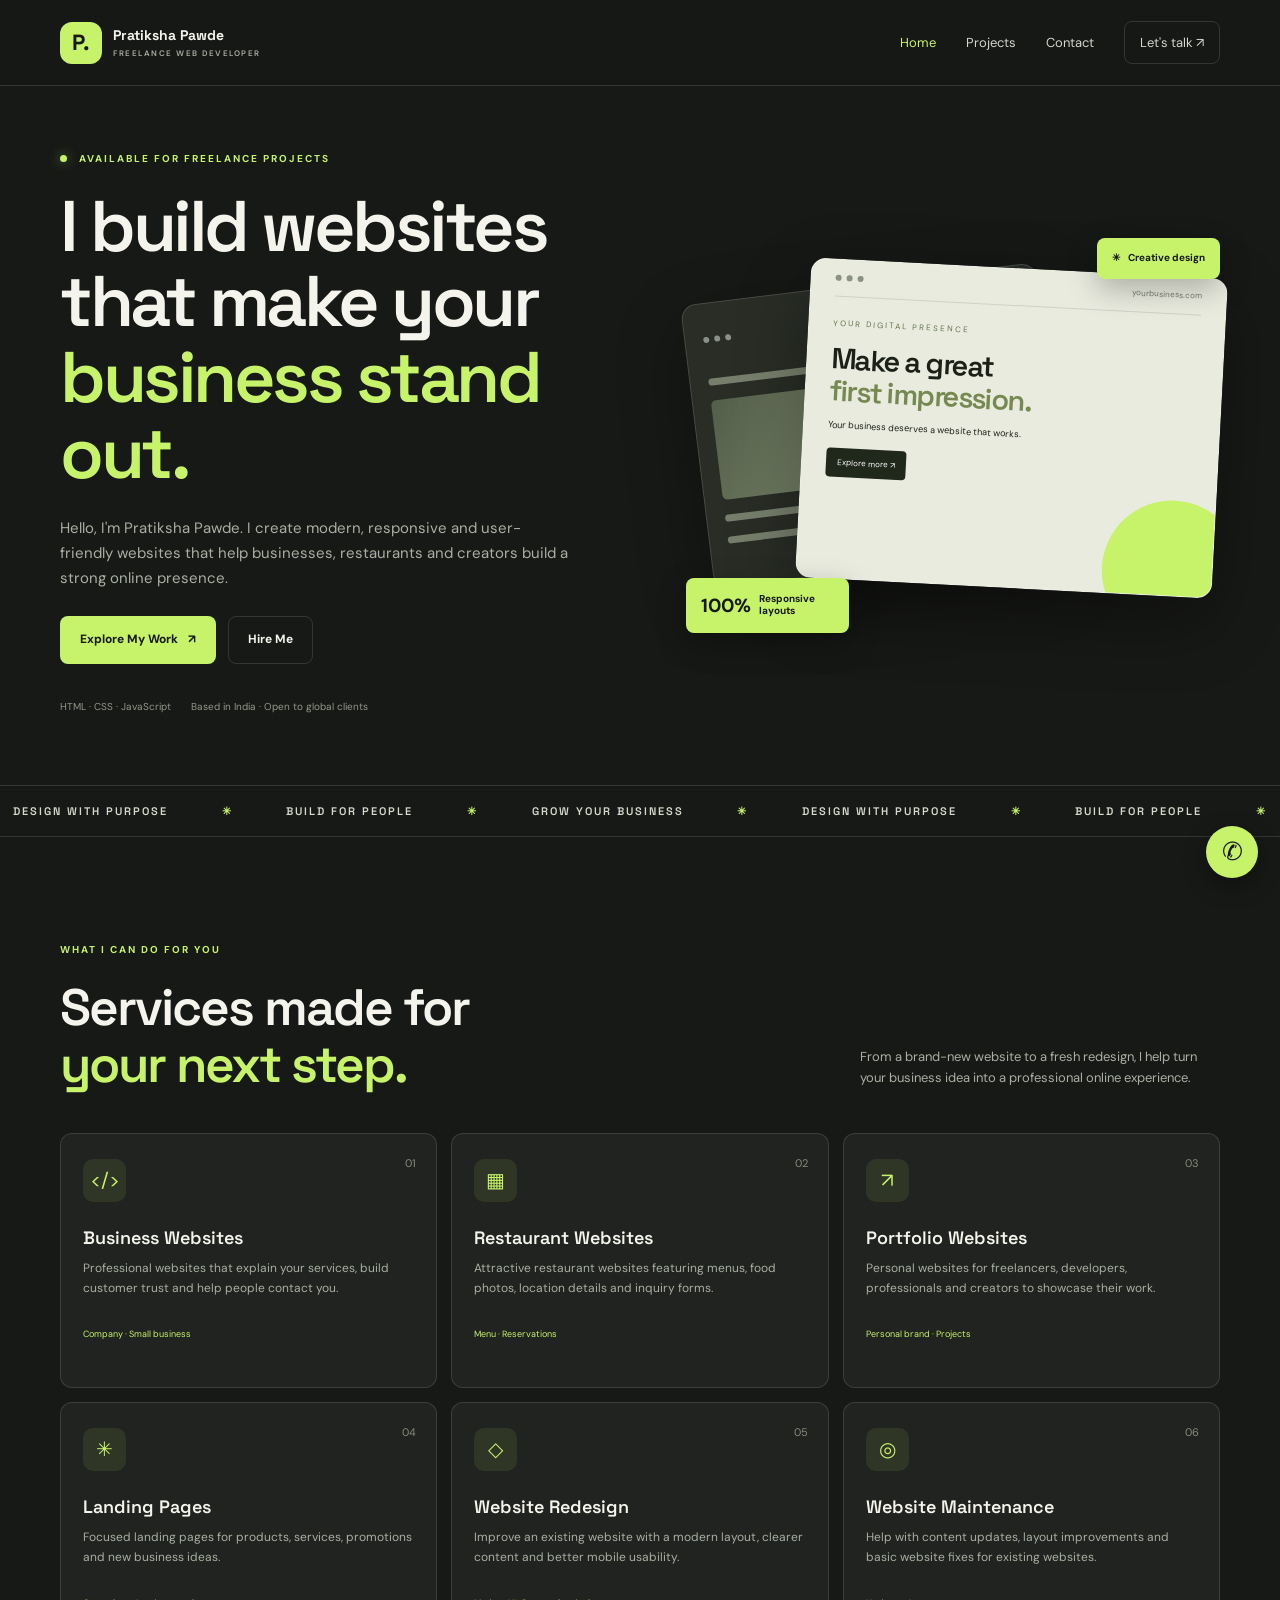
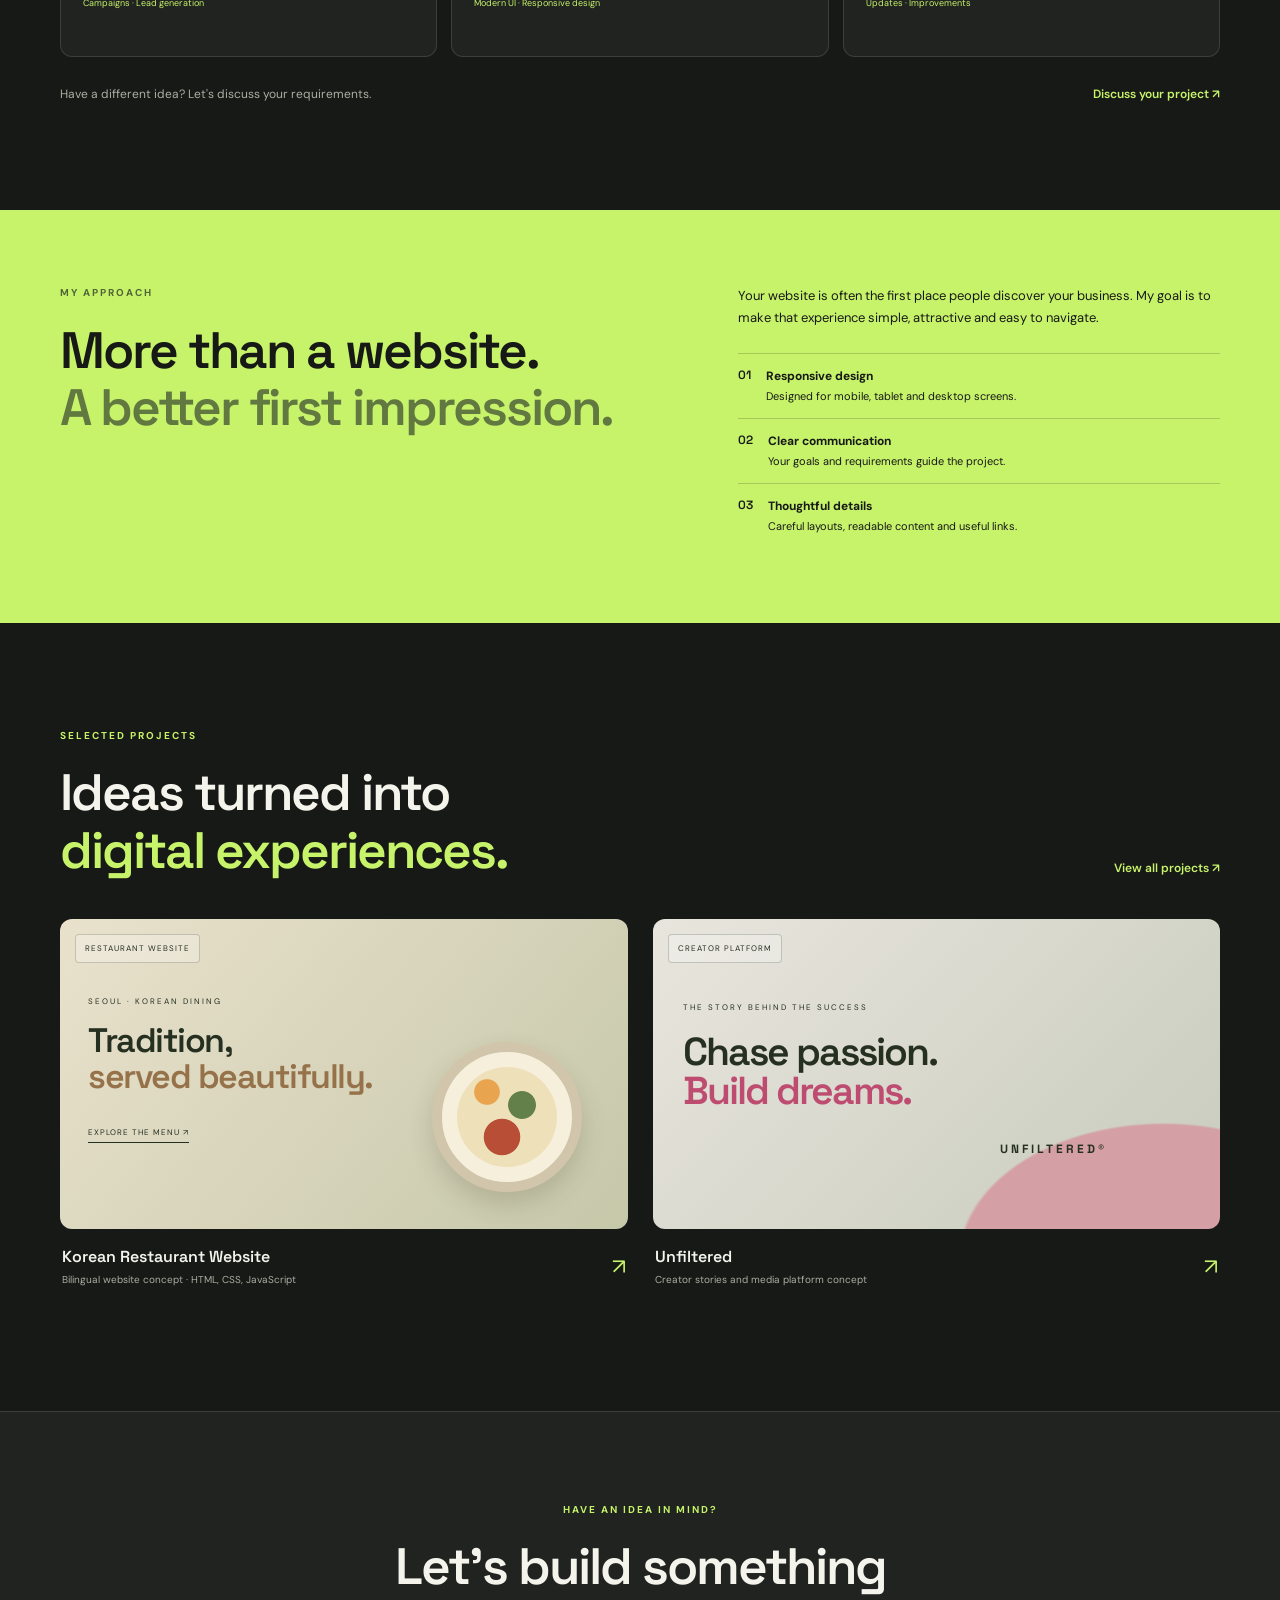
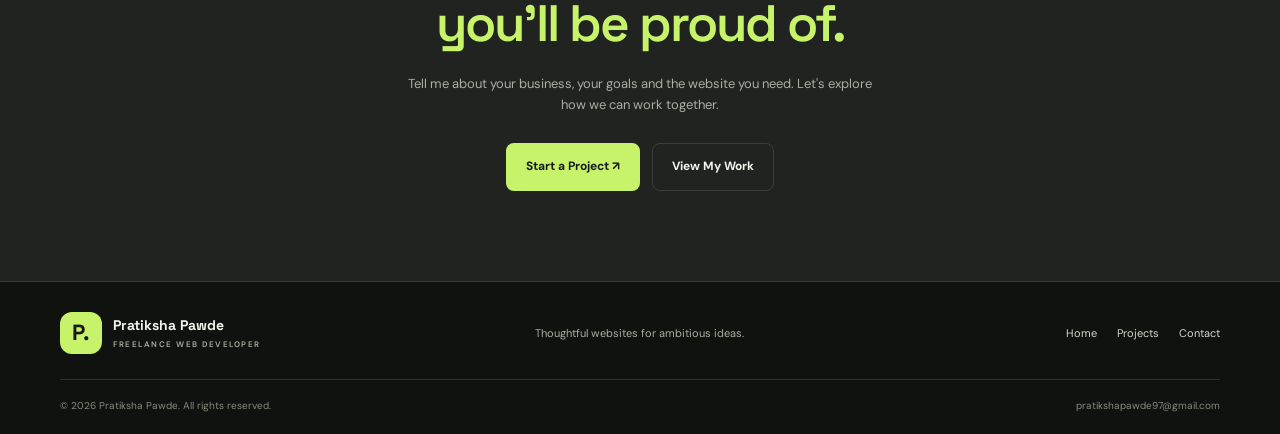
<file: index.html>
<!DOCTYPE html>
<html lang="en">
<head>
    <meta charset="UTF-8">
    <meta name="viewport" content="width=device-width, initial-scale=1.0">
    <meta name="theme-color" content="#171916">
    <meta name="description" content="Pratiksha Pawde is a freelance web developer creating modern, responsive websites for businesses, restaurants and creators.">

    <title>Pratiksha Pawde | Freelance Web Developer</title>

    <link rel="preconnect" href="https://fonts.googleapis.com">
    <link href="https://fonts.googleapis.com/css2?family=DM+Sans:wght@400;500;600;700&family=Space+Grotesk:wght@400;500;600;700&display=swap" rel="stylesheet">

    <link rel="stylesheet" href="css/index.css" type="text/css">
    <script src="css/js/index.js" defer></script>
</head>

<body>

    <!-- HEADER -->
    <header class="header">
        <a href="index.html" class="brand">
            <span class="brand-logo">P.</span>
            <span class="brand-name">
                Pratiksha Pawde
                <small>FREELANCE WEB DEVELOPER</small>
            </span>
        </a>

        <button class="menu-toggle" aria-label="Open menu" aria-expanded="false">
            ☰
        </button>

        <nav class="navigation" id="navigation">
            <a href="index.html" class="active">Home</a>
            <a href="projects.html">Projects</a>
            <a href="contact.html">Contact</a>
            <a href="contact.html" class="nav-button">Let's talk ↗</a>
        </nav>
    </header>

    <main>

        <!-- HERO SECTION -->
        <section class="hero container">
            <div class="hero-content">
                <p class="eyebrow">
                    <span class="availability-dot"></span>
                    AVAILABLE FOR FREELANCE PROJECTS
                </p>

                <h1>
                    I build websites<br>
                    that make your<br>
                    <span>business stand out.</span>
                </h1>

                <p class="hero-description">
                    Hello, I'm Pratiksha Pawde. I create modern, responsive
                    and user-friendly websites that help businesses,
                    restaurants and creators build a strong online presence.
                </p>

                <div class="hero-buttons">
                    <a href="projects.html" class="button button-primary">
                        Explore My Work <span>↗</span>
                    </a>

                    <a href="contact.html" class="button button-outline">
                        Hire Me
                    </a>
                </div>

                <div class="hero-details">
                    <span>HTML · CSS · JavaScript</span>
                    <span>Based in India · Open to global clients</span>
                </div>
            </div>

            <!-- Decorative website preview built with CSS -->
            <div class="hero-visual">
                <div class="floating-label label-top">
                    <span>✳</span> Creative design
                </div>

                <div class="browser browser-back">
                    <div class="browser-header">
                        <i></i><i></i><i></i>
                    </div>
                    <div class="skeleton short"></div>
                    <div class="skeleton large"></div>
                    <div class="skeleton"></div>
                    <div class="skeleton medium"></div>
                </div>

                <div class="browser browser-front">
                    <div class="browser-header">
                        <i></i><i></i><i></i>
                        <span>yourbusiness.com</span>
                    </div>

                    <p class="preview-label">YOUR DIGITAL PRESENCE</p>

                    <h2>
                        Make a great<br>
                        <span>first impression.</span>
                    </h2>

                    <p class="preview-description">
                        Your business deserves a website that works.
                    </p>

                    <div class="preview-button">Explore more ↗</div>

                    <div class="preview-circle"></div>
                </div>

                <div class="floating-label label-bottom">
                    <strong>100%</strong>
                    <span>Responsive layouts</span>
                </div>
            </div>
        </section>

        <!-- MOVING STYLE TEXT STRIP -->
        <section class="ticker" aria-label="My approach">
            <div class="ticker-track">
                <span>DESIGN WITH PURPOSE</span><b>✳</b>
                <span>BUILD FOR PEOPLE</span><b>✳</b>
                <span>GROW YOUR BUSINESS</span><b>✳</b>
                <span>DESIGN WITH PURPOSE</span><b>✳</b>
                <span>BUILD FOR PEOPLE</span><b>✳</b>
            </div>
        </section>

        <!-- SERVICES -->
        <section class="section container" id="services">
            <div class="section-heading">
                <div>
                    <p class="eyebrow">WHAT I CAN DO FOR YOU</p>
                    <h2>Services made for<br><span>your next step.</span></h2>
                </div>

                <p class="section-intro">
                    From a brand-new website to a fresh redesign, I help turn
                    your business idea into a professional online experience.
                </p>
            </div>

            <div class="services-grid">

                <article class="service-card">
                    <span class="service-number">01</span>
                    <div class="service-icon">&lt;/&gt;</div>
                    <h3>Business Websites</h3>
                    <p>
                        Professional websites that explain your services,
                        build customer trust and help people contact you.
                    </p>
                    <span class="service-tag">Company · Small business</span>
                </article>

                <article class="service-card">
                    <span class="service-number">02</span>
                    <div class="service-icon">▦</div>
                    <h3>Restaurant Websites</h3>
                    <p>
                        Attractive restaurant websites featuring menus,
                        food photos, location details and inquiry forms.
                    </p>
                    <span class="service-tag">Menu · Reservations</span>
                </article>

                <article class="service-card">
                    <span class="service-number">03</span>
                    <div class="service-icon">↗</div>
                    <h3>Portfolio Websites</h3>
                    <p>
                        Personal websites for freelancers, developers,
                        professionals and creators to showcase their work.
                    </p>
                    <span class="service-tag">Personal brand · Projects</span>
                </article>

                <article class="service-card">
                    <span class="service-number">04</span>
                    <div class="service-icon">✳</div>
                    <h3>Landing Pages</h3>
                    <p>
                        Focused landing pages for products, services,
                        promotions and new business ideas.
                    </p>
                    <span class="service-tag">Campaigns · Lead generation</span>
                </article>

                <article class="service-card">
                    <span class="service-number">05</span>
                    <div class="service-icon">◇</div>
                    <h3>Website Redesign</h3>
                    <p>
                        Improve an existing website with a modern layout,
                        clearer content and better mobile usability.
                    </p>
                    <span class="service-tag">Modern UI · Responsive design</span>
                </article>

                <article class="service-card">
                    <span class="service-number">06</span>
                    <div class="service-icon">◎</div>
                    <h3>Website Maintenance</h3>
                    <p>
                        Help with content updates, layout improvements
                        and basic website fixes for existing websites.
                    </p>
                    <span class="service-tag">Updates · Improvements</span>
                </article>

            </div>

            <div class="service-footer">
                <p>Have a different idea? Let's discuss your requirements.</p>
                <a href="contact.html" class="text-link">Discuss your project ↗</a>
            </div>
        </section>

        <!-- WHY WORK WITH ME -->
        <section class="approach-section">
            <div class="container approach-grid">
                <div>
                    <p class="eyebrow">MY APPROACH</p>
                    <h2>More than a website.<br><span>A better first impression.</span></h2>
                </div>

                <div class="approach-content">
                    <p>
                        Your website is often the first place people discover
                        your business. My goal is to make that experience
                        simple, attractive and easy to navigate.
                    </p>

                    <div class="approach-points">
                        <div><span>01</span><p><strong>Responsive design</strong><br>Designed for mobile, tablet and desktop screens.</p></div>
                        <div><span>02</span><p><strong>Clear communication</strong><br>Your goals and requirements guide the project.</p></div>
                        <div><span>03</span><p><strong>Thoughtful details</strong><br>Careful layouts, readable content and useful links.</p></div>
                    </div>
                </div>
            </div>
        </section>

        <!-- FEATURED PROJECTS -->
        <section class="section container">
            <div class="section-heading">
                <div>
                    <p class="eyebrow">SELECTED PROJECTS</p>
                    <h2>Ideas turned into<br><span>digital experiences.</span></h2>
                </div>

                <a href="projects.html" class="text-link desktop-link">
                    View all projects ↗
                </a>
            </div>

            <div class="projects-grid">

                <!-- Project 1 -->
                <article class="project-card">
                    <a href="projects.html" class="project-preview korean-preview">
                        <span class="preview-badge">RESTAURANT WEBSITE</span>

                        <div class="korean-design">
                            <p>SEOUL · KOREAN DINING</p>
                            <h3>Tradition,<br><em>served beautifully.</em></h3>
                            <span>EXPLORE THE MENU ↗</span>
                        </div>

                        <div class="food-decoration">
                            <div></div>
                        </div>
                    </a>

                    <div class="project-info">
                        <div>
                            <h3>Korean Restaurant Website</h3>
                            <p>Bilingual website concept · HTML, CSS, JavaScript</p>
                        </div>
                        <a href="projects.html" aria-label="View restaurant project">↗</a>
                    </div>
                </article>

                <!-- Project 2 -->
                <article class="project-card">
                    <a href="projects.html" class="project-preview unfiltered-preview">
                        <span class="preview-badge">CREATOR PLATFORM</span>

                        <div class="unfiltered-design">
                            <p>THE STORY BEHIND THE SUCCESS</p>
                            <h3>Chase passion.<br><em>Build dreams.</em></h3>
                            <span>UNFILTERED®</span>
                        </div>
                    </a>

                    <div class="project-info">
                        <div>
                            <h3>Unfiltered</h3>
                            <p>Creator stories and media platform concept</p>
                        </div>
                        <a href="projects.html" aria-label="View Unfiltered project">↗</a>
                    </div>
                </article>

            </div>

            <div class="mobile-project-link">
                <a href="projects.html" class="button button-outline">
                    Explore All Projects ↗
                </a>
            </div>
        </section>

        <!-- FINAL CTA -->
        <section class="cta-section">
            <div class="container cta-content">
                <p class="eyebrow">HAVE AN IDEA IN MIND?</p>
                <h2>Let's build something<br><span>you'll be proud of.</span></h2>
                <p>
                    Tell me about your business, your goals and the website
                    you need. Let's explore how we can work together.
                </p>

                <div class="hero-buttons">
                    <a href="contact.html" class="button button-primary">
                        Start a Project ↗
                    </a>

                    <a href="projects.html" class="button button-outline">
                        View My Work
                    </a>
                </div>
            </div>
        </section>

    </main>

    <!-- FOOTER -->
    <footer class="footer">
        <div class="container footer-main">
            <a href="index.html" class="brand">
                <span class="brand-logo">P.</span>
                <span class="brand-name">
                    Pratiksha Pawde
                    <small>FREELANCE WEB DEVELOPER</small>
                </span>
            </a>

            <p>Thoughtful websites for ambitious ideas.</p>

            <div class="footer-links">
                <a href="index.html">Home</a>
                <a href="projects.html">Projects</a>
                <a href="contact.html">Contact</a>
            </div>
        </div>

        <div class="container footer-bottom">
            <p>© <span id="current-year"></span> Pratiksha Pawde. All rights reserved.</p>
            <a href="mailto:pratikshapawde97@gmail.com">pratikshapawde97@gmail.com</a>
        </div>
    </footer>

    <!-- WHATSAPP QUICK CONTACT -->
    <a
        class="whatsapp-float"
        href="https://wa.me/919284027564?text=Hello%20Pratiksha%2C%20I%20am%20interested%20in%20your%20website%20services."
        target="_blank"
        rel="noopener noreferrer"
        aria-label="Contact Pratiksha on WhatsApp"
        title="Chat on WhatsApp"
    >✆</a>

</body>
</html>
</file>
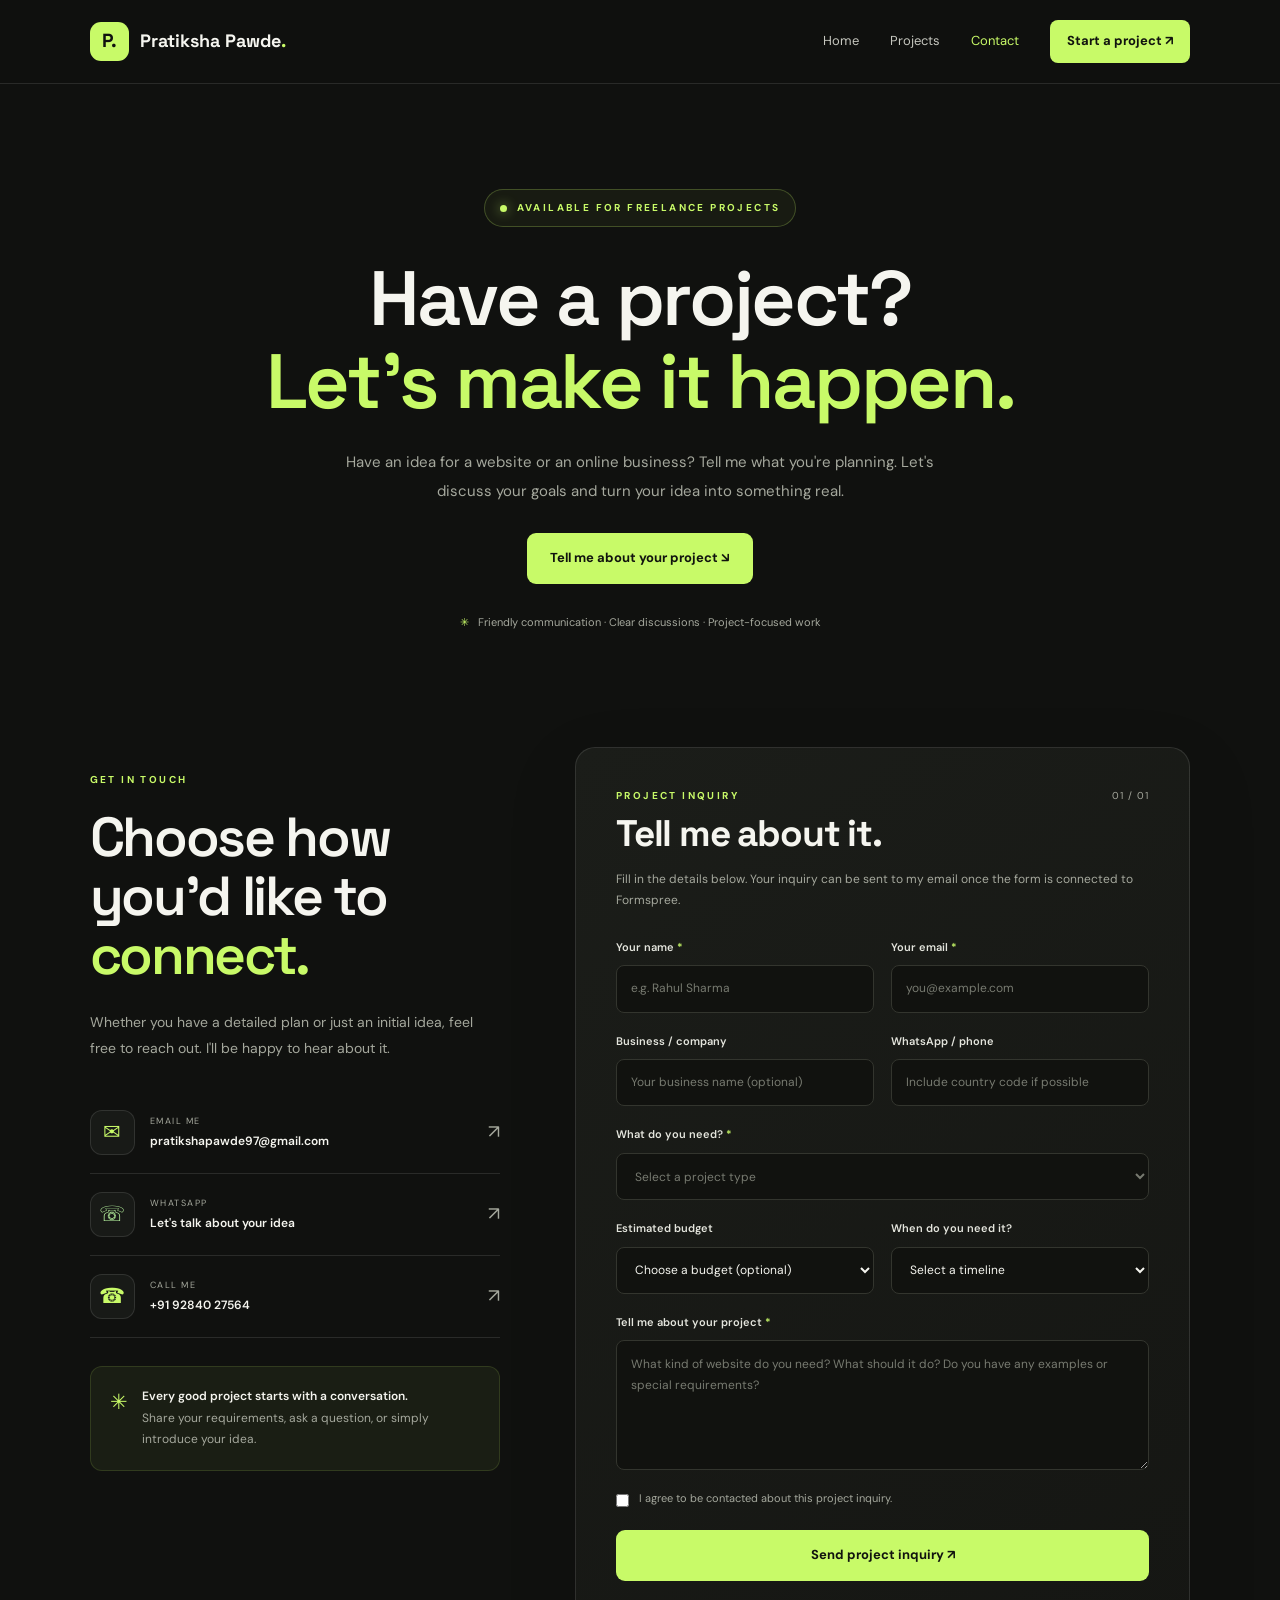
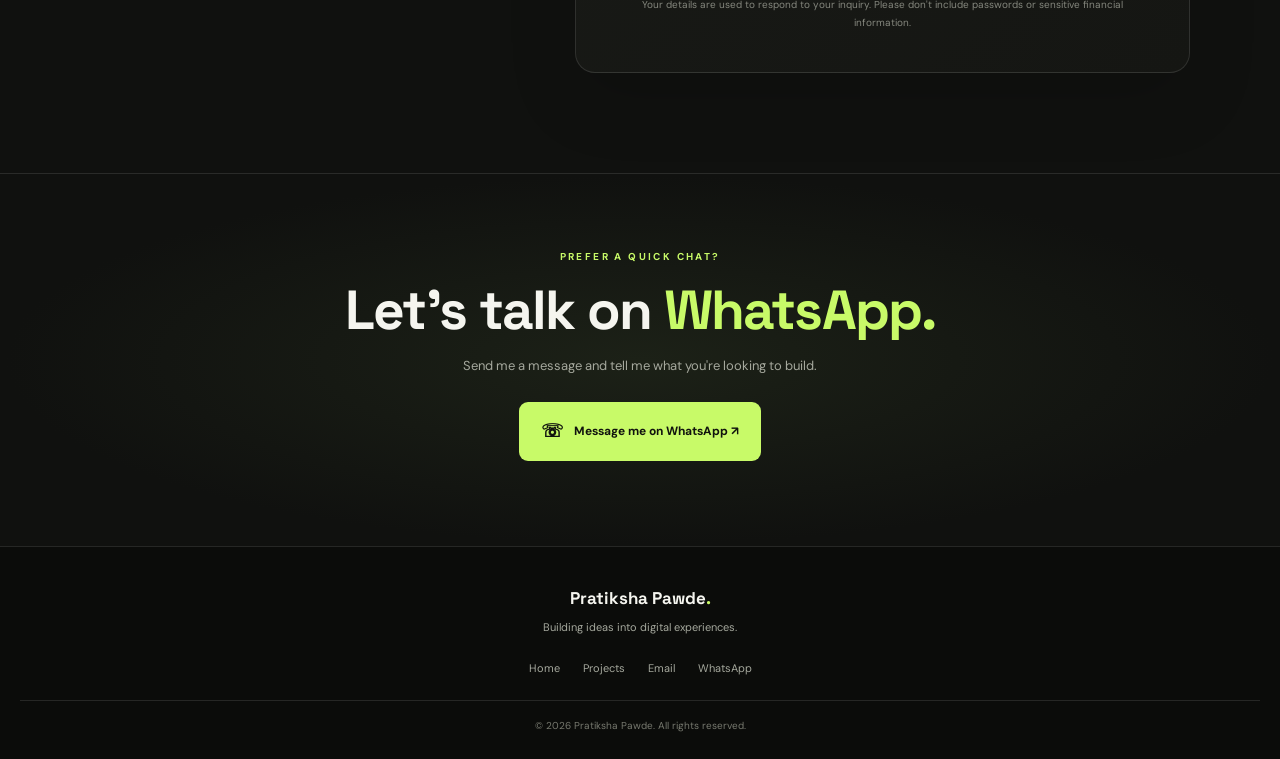
<file: contact.html>
<!DOCTYPE html>
<html lang="en">
<head>
  <meta charset="UTF-8">
  <meta name="viewport" content="width=device-width, initial-scale=1.0">
  <meta name="theme-color" content="#10110f">

  <title>Contact Pratiksha Pawde | Freelance Web Developer</title>
  <meta name="description" content="Contact Pratiksha Pawde for website development, responsive websites, landing pages, and freelance projects.">

  <link rel="preconnect" href="https://fonts.googleapis.com">
  <link rel="preconnect" href="https://fonts.gstatic.com" crossorigin>
  <link href="https://fonts.googleapis.com/css2?family=DM+Sans:wght@400;500;600;700&family=Space+Grotesk:wght@400;500;600;700&display=swap" rel="stylesheet">

  <link rel="stylesheet" href="css/contact.css">
  <script src="css/js/contact.js" defer></script>
</head>

<body>
  <header class="site-header">
    <a href="index.html" class="brand">
      <span class="brand-icon">P.</span>
      <span>Pratiksha Pawde<span class="brand-dot">.</span></span>
    </a>

    <button class="menu-toggle" id="menuToggle"
      aria-label="Open navigation" aria-expanded="false">
      ☰
    </button>

    <nav class="nav-links" id="navLinks">
      <a href="index.html">Home</a>
      <a href="projects.html">Projects</a>
      <a href="contact.html" class="active">Contact</a>
      <a href="#inquiry" class="nav-cta">Start a project ↗</a>
    </nav>
  </header>

  <main>
    <section class="contact-hero">
      <div class="eyebrow"><span class="status-dot"></span> AVAILABLE FOR FREELANCE PROJECTS</div>

      <h1>Have a project?<br><span>Let's make it happen.</span></h1>

      <p class="hero-description">
        Have an idea for a website or an online business? Tell me what
        you're planning. Let's discuss your goals and turn your idea
        into something real.
      </p>

      <a href="#inquiry" class="primary-button">Tell me about your project ↘</a>

      <div class="hero-note">
        <span>✳</span> Friendly communication · Clear discussions · Project-focused work
      </div>
    </section>

    <section class="contact-layout" id="inquiry">
      <div class="contact-sidebar">
        <p class="section-label">GET IN TOUCH</p>
        <h2>Choose how<br>you'd like to<br><span>connect.</span></h2>

        <p class="sidebar-description">
          Whether you have a detailed plan or just an initial idea,
          feel free to reach out. I'll be happy to hear about it.
        </p>

        <a class="contact-method" href="mailto:pratikshapawde020@gmail.com">
          <span class="method-icon">✉</span>
          <span class="method-text">
            <small>EMAIL ME</small>
            <strong>pratikshapawde97@gmail.com</strong>
          </span>
          <span class="method-arrow">↗</span>
        </a>

        <a class="contact-method"
           href="https://wa.me/919284027564?text=Hi%20Pratiksha%2C%20I%20am%20interested%20in%20your%20freelance%20services."
           target="_blank" rel="noopener noreferrer">
          <span class="method-icon whatsapp-icon">☏</span>
          <span class="method-text">
            <small>WHATSAPP</small>
            <strong>Let's talk about your idea</strong>
          </span>
          <span class="method-arrow">↗</span>
        </a>

        <a class="contact-method" href="tel:+919284027564">
          <span class="method-icon">☎</span>
          <span class="method-text">
            <small>CALL ME</small>
            <strong>+91 92840 27564</strong>
          </span>
          <span class="method-arrow">↗</span>
        </a>

        <div class="response-note">
          <span class="note-star">✳</span>
          <p><strong>Every good project starts with a conversation.</strong><br>
          Share your requirements, ask a question, or simply introduce your idea.</p>
        </div>
      </div>

      <div class="form-card">
        <div class="form-heading">
          <div>
            <p class="section-label">PROJECT INQUIRY</p>
            <h2>Tell me about it.</h2>
          </div>
          <span class="form-number">01 / 01</span>
        </div>

        <p class="form-intro">
          Fill in the details below. Your inquiry can be sent to my email
          once the form is connected to Formspree.
        </p>

        <!-- IMPORTANT:
             Replace YOUR_FORM_ID with your real Formspree form ID.
             Example format: https://formspree.io/f/abcdwxyz
        -->
        <form id="projectForm"
              action="https://formspree.io/f/YOUR_FORM_ID"
              method="POST">

          <input type="hidden" name="_subject"
                 value="New freelance project inquiry - Portfolio">

          <div class="form-row">
            <div class="field">
              <label for="name">Your name <span>*</span></label>
              <input type="text" id="name" name="name"
                     placeholder="e.g. Rahul Sharma" required>
            </div>

            <div class="field">
              <label for="email">Your email <span>*</span></label>
              <input type="email" id="email" name="email"
                     placeholder="you@example.com" required>
            </div>
          </div>

          <div class="form-row">
            <div class="field">
              <label for="company">Business / company</label>
              <input type="text" id="company" name="company"
                     placeholder="Your business name (optional)">
            </div>

            <div class="field">
              <label for="phone">WhatsApp / phone</label>
              <input type="tel" id="phone" name="phone"
                     placeholder="Include country code if possible">
            </div>
          </div>

          <div class="field">
            <label for="service">What do you need? <span>*</span></label>
            <select id="service" name="service" required>
              <option value="" disabled selected>Select a project type</option>
              <option value="Business website">Business website</option>
              <option value="Restaurant website">Restaurant website</option>
              <option value="Portfolio website">Personal portfolio website</option>
              <option value="Landing page">Landing page</option>
              <option value="Website redesign">Website redesign</option>
              <option value="E-commerce website">E-commerce website</option>
              <option value="Website maintenance">Website maintenance</option>
              <option value="Other project">Other / not sure yet</option>
            </select>
          </div>

          <div class="form-row">
            <div class="field">
              <label for="budget">Estimated budget</label>
              <select id="budget" name="budget">
                <option value="" selected>Choose a budget (optional)</option>
                <option value="Below ₹5,000">Below ₹5,000</option>
                <option value="₹5,000–₹10,000">₹5,000–₹10,000</option>
                <option value="₹10,000–₹25,000">₹10,000–₹25,000</option>
                <option value="₹25,000–₹50,000">₹25,000–₹50,000</option>
                <option value="Above ₹50,000">Above ₹50,000</option>
                <option value="Need a quote">I'd like a quote first</option>
              </select>
            </div>

            <div class="field">
              <label for="timeline">When do you need it?</label>
              <select id="timeline" name="timeline">
                <option value="" selected>Select a timeline</option>
                <option value="As soon as possible">As soon as possible</option>
                <option value="Within 1–2 weeks">Within 1–2 weeks</option>
                <option value="Within a month">Within a month</option>
                <option value="Flexible">Flexible</option>
              </select>
            </div>
          </div>

          <div class="field">
            <label for="message">Tell me about your project <span>*</span></label>
            <textarea id="message" name="message" rows="5"
              placeholder="What kind of website do you need? What should it do? Do you have any examples or special requirements?"
              required></textarea>
          </div>

          <label class="consent-row">
            <input type="checkbox" id="consent" required>
            <span>I agree to be contacted about this project inquiry.</span>
          </label>

          <button type="submit" class="submit-button" id="submitButton">
            <span id="submitText">Send project inquiry ↗</span>
          </button>

          <p class="privacy-note">
            Your details are used to respond to your inquiry.
            Please don't include passwords or sensitive financial information.
          </p>

          <div id="formStatus" class="form-status" role="status"
               aria-live="polite"></div>
        </form>
      </div>
    </section>

    <section class="bottom-cta">
      <p class="section-label">PREFER A QUICK CHAT?</p>
      <h2>Let's talk on <span>WhatsApp.</span></h2>
      <p>Send me a message and tell me what you're looking to build.</p>
      <a class="whatsapp-button"
         href="https://wa.me/919284027564?text=Hi%20Pratiksha%2C%20I%20want%20to%20discuss%20a%20website%20project."
         target="_blank" rel="noopener noreferrer">
        <span>☏</span> Message me on WhatsApp ↗
      </a>
    </section>
  </main>

  <footer class="site-footer">
    <a href="index.html" class="footer-brand">Pratiksha Pawde<span>.</span></a>
    <p>Building ideas into digital experiences.</p>
    <div class="footer-links">
      <a href="index.html">Home</a>
      <a href="projects.html">Projects</a>
      <a href="mailto:pratikshapawde97@gmail.com">Email</a>
      <a href="https://wa.me/919284027564" target="_blank"
         rel="noopener noreferrer">WhatsApp</a>
    </div>
    <small>© <span id="year"></span> Pratiksha Pawde. All rights reserved.</small>
  </footer>
</body>
</html>
</file>
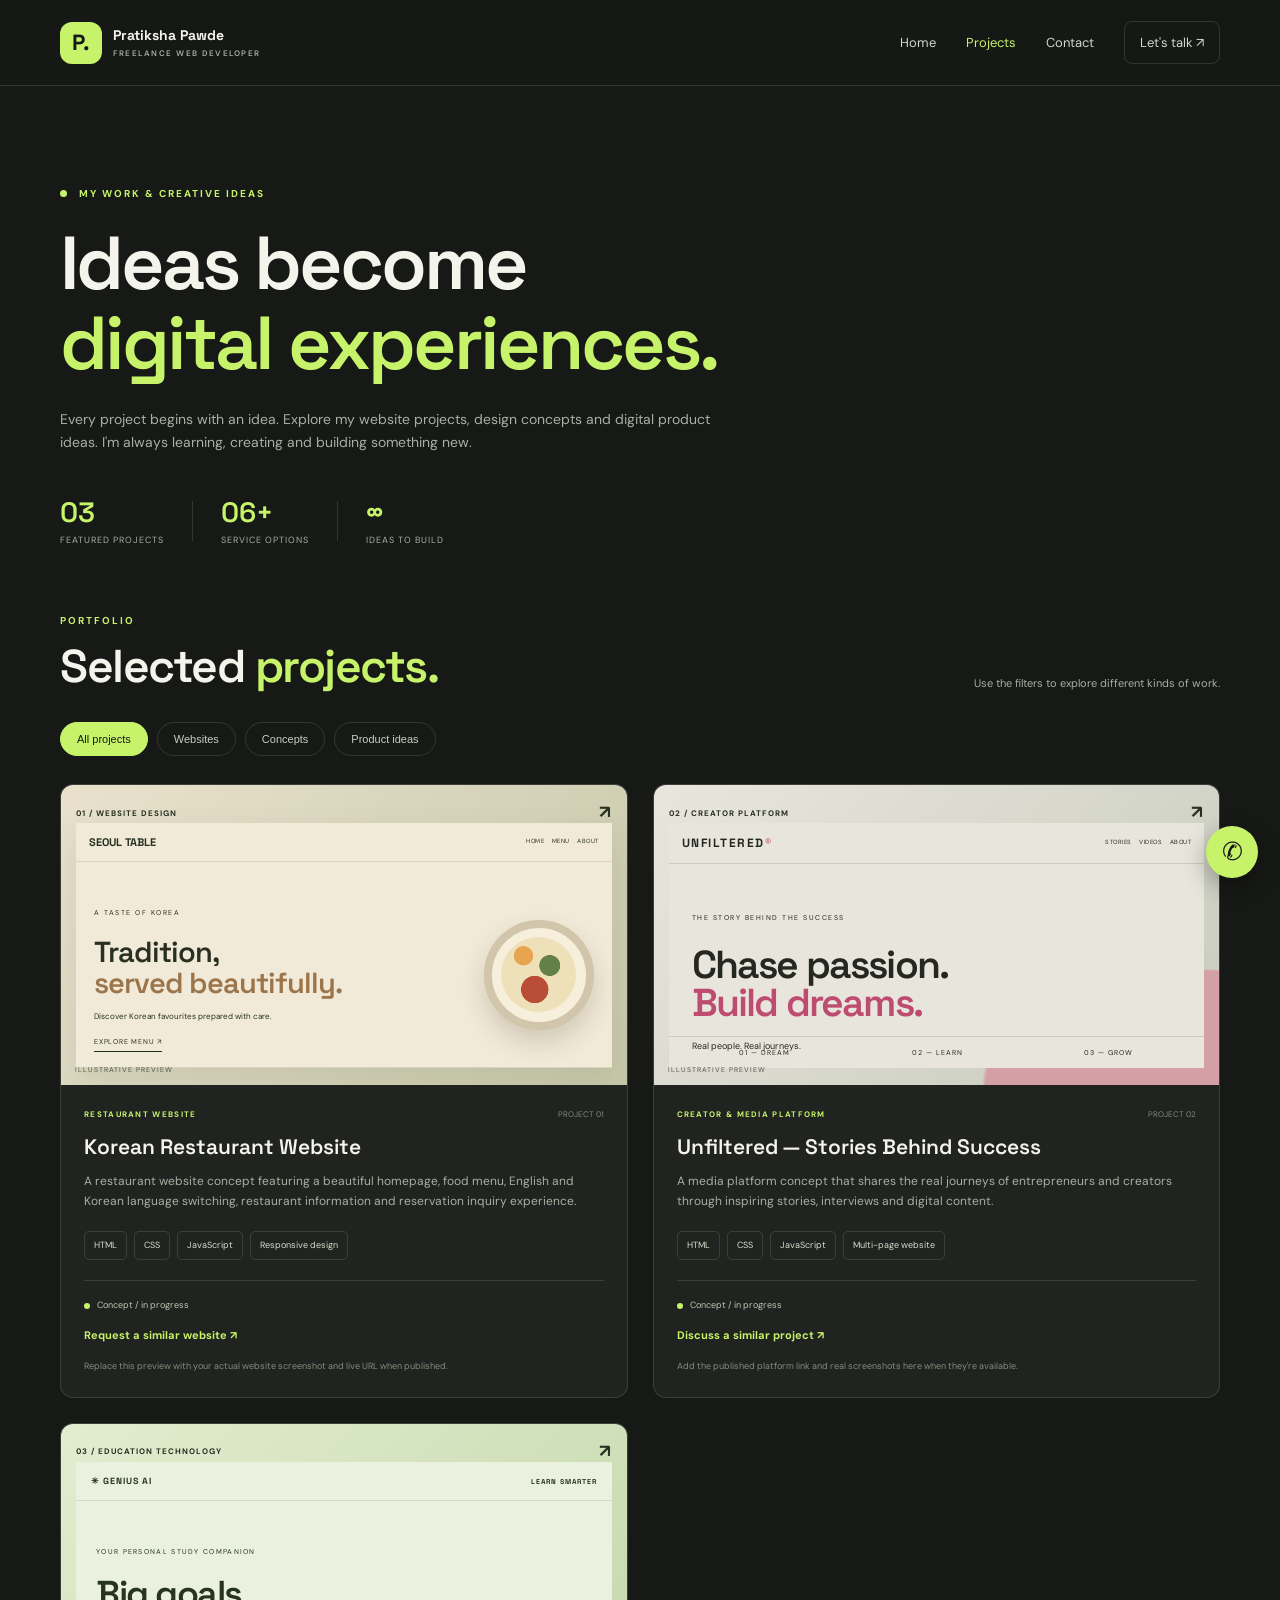
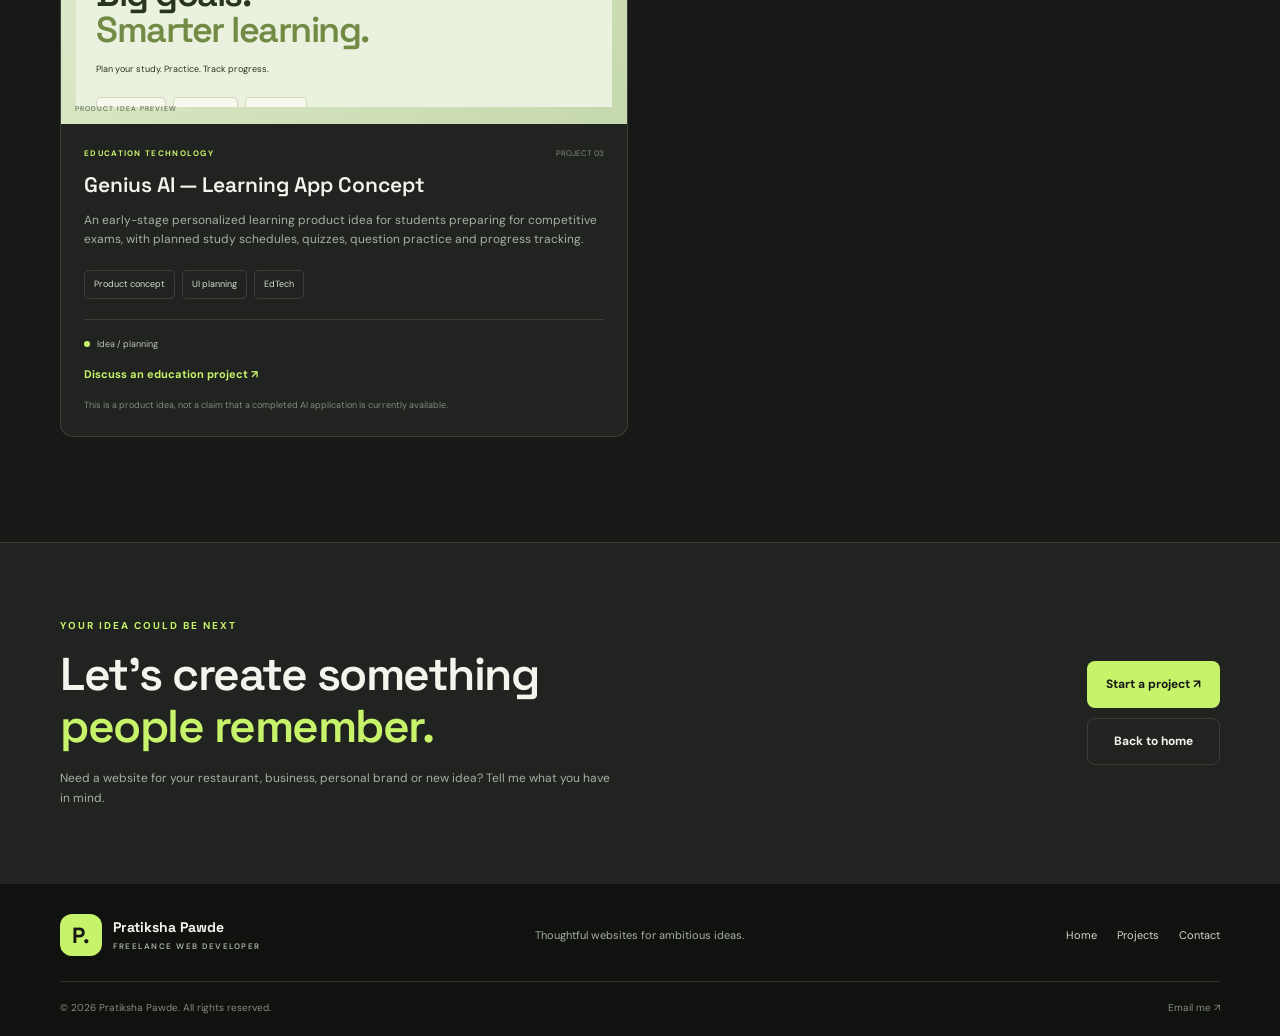
<file: projects.html>
<!DOCTYPE html>
<html lang="en">
<head>
    <meta charset="UTF-8">
    <meta name="viewport" content="width=device-width, initial-scale=1.0">
    <meta name="theme-color" content="#171916">
    <meta name="description" content="Explore website projects and digital concepts by Pratiksha Pawde, freelance web developer.">

    <title>My Projects | Pratiksha Pawde</title>

    <link rel="preconnect" href="https://fonts.googleapis.com">
    <link href="https://fonts.googleapis.com/css2?family=DM+Sans:wght@400;500;600;700&family=Space+Grotesk:wght@400;500;600;700&display=swap" rel="stylesheet">

    <link rel="stylesheet" href="css/projects.css" type="text/css">
    <script src="css/js/projects.js" defer></script>
</head>

<body>

    <!-- HEADER -->
    <header class="header">
        <a href="index.html" class="brand">
            <span class="brand-logo">P.</span>
            <span class="brand-name">
                Pratiksha Pawde
                <small>FREELANCE WEB DEVELOPER</small>
            </span>
        </a>

        <button class="menu-toggle" aria-label="Open menu" aria-expanded="false">
            ☰
        </button>

        <nav class="navigation" id="navigation">
            <a href="index.html">Home</a>
            <a href="projects.html" class="active">Projects</a>
            <a href="contact.html">Contact</a>
            <a href="contact.html" class="nav-button">Let's talk ↗</a>
        </nav>
    </header>

    <main>

        <!-- PAGE HERO -->
        <section class="page-hero container">
            <p class="eyebrow"><span class="green-dot"></span> MY WORK & CREATIVE IDEAS</p>

            <h1>
                Ideas become<br>
                <span>digital experiences.</span>
            </h1>

            <p class="page-intro">
                Every project begins with an idea. Explore my website projects,
                design concepts and digital product ideas. I'm always learning,
                creating and building something new.
            </p>

            <div class="hero-stats">
                <div><strong>03</strong><span>FEATURED PROJECTS</span></div>
                <div class="stat-divider"></div>
                <div><strong>06+</strong><span>SERVICE OPTIONS</span></div>
                <div class="stat-divider"></div>
                <div><strong>∞</strong><span>IDEAS TO BUILD</span></div>
            </div>
        </section>

        <!-- FILTER BUTTONS -->
        <section class="container portfolio-section">

            <div class="portfolio-heading">
                <div>
                    <p class="eyebrow">PORTFOLIO</p>
                    <h2>Selected <span>projects.</span></h2>
                </div>
                <p>Use the filters to explore different kinds of work.</p>
            </div>

            <div class="filters" aria-label="Filter projects">
                <button class="filter-btn active" data-filter="all" aria-pressed="true">All projects</button>
                <button class="filter-btn" data-filter="website" aria-pressed="false">Websites</button>
                <button class="filter-btn" data-filter="concept" aria-pressed="false">Concepts</button>
                <button class="filter-btn" data-filter="product" aria-pressed="false">Product ideas</button>
            </div>

            <div class="projects-grid">

                <!-- PROJECT 1 -->
                <article class="project-card" data-category="website">

                    <div class="project-visual korean-visual">
                        <div class="visual-topline">
                            <span>01 / WEBSITE DESIGN</span>
                            <span class="visual-symbol">↗</span>
                        </div>

                        <div class="restaurant-preview">
                            <div class="restaurant-nav">
                                <strong>SEOUL TABLE</strong>
                                <span>HOME&nbsp;&nbsp; MENU&nbsp;&nbsp; ABOUT</span>
                            </div>

                            <div class="restaurant-content">
                                <div class="restaurant-copy">
                                    <small>A TASTE OF KOREA</small>
                                    <h3>Tradition,<br><em>served beautifully.</em></h3>
                                    <p>Discover Korean favourites prepared with care.</p>
                                    <span class="preview-cta">EXPLORE MENU ↗</span>
                                </div>

                                <div class="food-plate">
                                    <div class="food-inner"></div>
                                </div>
                            </div>

                            <div class="restaurant-bottom">
                                <span>AUTHENTIC FLAVOURS</span>
                                <span>SEOUL · KOREA</span>
                            </div>
                        </div>

                        <span class="visual-caption">ILLUSTRATIVE PREVIEW</span>
                    </div>

                    <div class="project-content">
                        <div class="project-top">
                            <span class="project-type">RESTAURANT WEBSITE</span>
                            <span class="project-number">PROJECT 01</span>
                        </div>

                        <h3>Korean Restaurant Website</h3>

                        <p>
                            A restaurant website concept featuring a beautiful
                            homepage, food menu, English and Korean language
                            switching, restaurant information and reservation
                            inquiry experience.
                        </p>

                        <div class="tech-tags">
                            <span>HTML</span>
                            <span>CSS</span>
                            <span>JavaScript</span>
                            <span>Responsive design</span>
                        </div>

                        <div class="project-footer">
                            <span class="project-status"><i></i> Concept / in progress</span>
                            <a href="contact.html?service=Restaurant%20website" class="project-link">
                                Request a similar website ↗
                            </a>
                        </div>

                        <p class="project-note">
                            Replace this preview with your actual website screenshot
                            and live URL when published.
                        </p>
                    </div>
                </article>

                <!-- PROJECT 2 -->
                <article class="project-card" data-category="concept">

                    <div class="project-visual unfiltered-visual">
                        <div class="visual-topline">
                            <span>02 / CREATOR PLATFORM</span>
                            <span class="visual-symbol">↗</span>
                        </div>

                        <div class="unfiltered-preview">
                            <div class="unfiltered-nav">
                                <strong>UNFILTERED<span>®</span></strong>
                                <span>STORIES&nbsp;&nbsp; VIDEOS&nbsp;&nbsp; ABOUT</span>
                            </div>

                            <div class="unfiltered-content">
                                <small>THE STORY BEHIND THE SUCCESS</small>
                                <h3>Chase passion.<br><em>Build dreams.</em></h3>
                                <p>Real people. Real journeys.</p>
                                <span class="unfiltered-cta">DISCOVER STORIES ↗</span>
                            </div>

                            <div class="unfiltered-footer">
                                <span>01 — DREAM</span>
                                <span>02 — LEARN</span>
                                <span>03 — GROW</span>
                            </div>
                        </div>

                        <span class="visual-caption">ILLUSTRATIVE PREVIEW</span>
                    </div>

                    <div class="project-content">
                        <div class="project-top">
                            <span class="project-type">CREATOR & MEDIA PLATFORM</span>
                            <span class="project-number">PROJECT 02</span>
                        </div>

                        <h3>Unfiltered — Stories Behind Success</h3>

                        <p>
                            A media platform concept that shares the real journeys
                            of entrepreneurs and creators through inspiring stories,
                            interviews and digital content.
                        </p>

                        <div class="tech-tags">
                            <span>HTML</span>
                            <span>CSS</span>
                            <span>JavaScript</span>
                            <span>Multi-page website</span>
                        </div>

                        <div class="project-footer">
                            <span class="project-status"><i></i> Concept / in progress</span>
                            <a href="contact.html?service=Creator%20platform" class="project-link">
                                Discuss a similar project ↗
                            </a>
                        </div>

                        <p class="project-note">
                            Add the published platform link and real screenshots
                            here when they're available.
                        </p>
                    </div>
                </article>

                <!-- PROJECT 3 -->
                <article class="project-card" data-category="product">

                    <div class="project-visual genius-visual">
                        <div class="visual-topline">
                            <span>03 / EDUCATION TECHNOLOGY</span>
                            <span class="visual-symbol">↗</span>
                        </div>

                        <div class="genius-preview">
                            <div class="genius-nav">
                                <strong>✳ GENIUS AI</strong>
                                <span>LEARN SMARTER</span>
                            </div>

                            <div class="genius-content">
                                <small>YOUR PERSONAL STUDY COMPANION</small>
                                <h3>Big goals.<br><em>Smarter learning.</em></h3>
                                <p>Plan your study. Practice. Track progress.</p>

                                <div class="study-cards">
                                    <div><span>✦</span> Study plan</div>
                                    <div><span>◉</span> Daily quiz</div>
                                    <div><span>↗</span> Progress</div>
                                </div>
                            </div>
                        </div>

                        <span class="visual-caption">PRODUCT IDEA PREVIEW</span>
                    </div>

                    <div class="project-content">
                        <div class="project-top">
                            <span class="project-type">EDUCATION TECHNOLOGY</span>
                            <span class="project-number">PROJECT 03</span>
                        </div>

                        <h3>Genius AI — Learning App Concept</h3>

                        <p>
                            An early-stage personalized learning product idea for
                            students preparing for competitive exams, with planned
                            study schedules, quizzes, question practice and progress
                            tracking.
                        </p>

                        <div class="tech-tags">
                            <span>Product concept</span>
                            <span>UI planning</span>
                            <span>EdTech</span>
                        </div>

                        <div class="project-footer">
                            <span class="project-status"><i></i> Idea / planning</span>
                            <a href="contact.html?service=Education%20website" class="project-link">
                                Discuss an education project ↗
                            </a>
                        </div>

                        <p class="project-note">
                            This is a product idea, not a claim that a completed
                            AI application is currently available.
                        </p>
                    </div>
                </article>

            </div>

            <p class="no-results" hidden>No projects match this filter yet.</p>
        </section>

        <!-- WORK WITH ME -->
        <section class="work-cta">
            <div class="container work-cta-inner">
                <div>
                    <p class="eyebrow">YOUR IDEA COULD BE NEXT</p>
                    <h2>Let's create something<br><span>people remember.</span></h2>
                    <p>
                        Need a website for your restaurant, business, personal brand
                        or new idea? Tell me what you have in mind.
                    </p>
                </div>

                <div class="cta-actions">
                    <a href="contact.html" class="button button-primary">Start a project ↗</a>
                    <a href="index.html" class="button button-outline">Back to home</a>
                </div>
            </div>
        </section>

    </main>

    <!-- FOOTER -->
    <footer class="footer">
        <div class="container footer-main">
            <a href="index.html" class="brand">
                <span class="brand-logo">P.</span>
                <span class="brand-name">
                    Pratiksha Pawde
                    <small>FREELANCE WEB DEVELOPER</small>
                </span>
            </a>

            <p>Thoughtful websites for ambitious ideas.</p>

            <div class="footer-links">
                <a href="index.html">Home</a>
                <a href="projects.html">Projects</a>
                <a href="contact.html">Contact</a>
            </div>
        </div>

        <div class="container footer-bottom">
            <p>© <span id="current-year"></span> Pratiksha Pawde. All rights reserved.</p>
            <a href="mailto:pratikshapawde97@gmail.com">Email me ↗</a>
        </div>
    </footer>

    <a
        class="whatsapp-float"
        href="https://wa.me/919284027564?text=Hello%20Pratiksha%2C%20I%20am%20interested%20in%20your%20website%20services."
        target="_blank"
        rel="noopener noreferrer"
        aria-label="Contact me on WhatsApp"
        title="Chat on WhatsApp"
    >✆</a>

</body>
</html>
</file>
<file: css/index.css>
:root {
    --background: #171916;
    --surface: #20231f;
    --surface-light: #272b25;
    --text: #f4f4ed;
    --muted: #a9afa2;
    --accent: #c7f36b;
    --border: rgba(244, 244, 237, 0.13);
    --font: "DM Sans", sans-serif;
    --display: "Space Grotesk", sans-serif;
}

* {
    box-sizing: border-box;
    margin: 0;
    padding: 0;
}

html {
    scroll-behavior: smooth;
}

body {
    background: var(--background);
    color: var(--text);
    font-family: var(--font);
    line-height: 1.65;
}

a {
    color: inherit;
    text-decoration: none;
}

button {
    font: inherit;
}

.container {
    width: min(1160px, calc(100% - 48px));
    margin-inline: auto;
}

/* HEADER */

.header {
    height: 86px;
    padding: 0 max(24px, calc((100% - 1160px) / 2));
    display: flex;
    align-items: center;
    justify-content: space-between;
    border-bottom: 1px solid var(--border);
    position: sticky;
    top: 0;
    z-index: 100;
    background: rgba(23, 25, 22, 0.95);
    backdrop-filter: blur(16px);
}

.brand {
    display: flex;
    align-items: center;
    gap: 11px;
    font-family: var(--display);
    font-weight: 700;
    line-height: 1.2;
}

.brand-logo {
    width: 42px;
    height: 42px;
    display: grid;
    place-items: center;
    border-radius: 12px;
    background: var(--accent);
    color: var(--background);
    font-size: 22px;
}

.brand-name {
    font-size: 14px;
}

.brand-name small {
    display: block;
    margin-top: 5px;
    color: var(--muted);
    font: 600 8px var(--font);
    letter-spacing: 1.5px;
}

.navigation {
    display: flex;
    align-items: center;
    gap: 30px;
    font-size: 13px;
    color: #d3d7cc;
}

.navigation a:not(.nav-button):hover,
.navigation a.active {
    color: var(--accent);
}

.nav-button {
    padding: 10px 15px;
    border: 1px solid var(--border);
    border-radius: 8px;
}

.nav-button:hover {
    border-color: var(--accent);
}

.menu-toggle {
    display: none;
    border: 0;
    background: transparent;
    color: var(--text);
    font-size: 26px;
    cursor: pointer;
}

/* COMMON */

.eyebrow {
    margin-bottom: 20px;
    color: var(--accent);
    font-size: 10px;
    font-weight: 700;
    letter-spacing: 2px;
}

.button {
    display: inline-flex;
    justify-content: center;
    align-items: center;
    gap: 10px;
    min-height: 48px;
    padding: 13px 19px;
    border: 1px solid transparent;
    border-radius: 8px;
    font-size: 12px;
    font-weight: 700;
    transition: transform 0.2s, background 0.2s, border-color 0.2s;
}

.button:hover {
    transform: translateY(-3px);
}

.button-primary {
    background: var(--accent);
    color: #171916;
}

.button-primary:hover {
    background: #d8ff91;
}

.button-outline {
    border-color: var(--border);
    color: var(--text);
}

.button-outline:hover {
    border-color: var(--accent);
}

.hero-buttons {
    display: flex;
    gap: 12px;
    flex-wrap: wrap;
}

/* HERO */

.hero {
    min-height: 640px;
    padding-top: 65px;
    padding-bottom: 70px;
    display: grid;
    grid-template-columns: 1.05fr 0.95fr;
    align-items: center;
    gap: 35px;
}

.availability-dot {
    display: inline-block;
    width: 7px;
    height: 7px;
    margin-right: 8px;
    border-radius: 50%;
    background: var(--accent);
    box-shadow: 0 0 12px #c7f36b80;
}

.hero h1 {
    font: 600 clamp(45px, 5.6vw, 76px) / 1.06 var(--display);
    letter-spacing: -3.5px;
}

.hero h1 span,
.section-heading h2 span,
.approach-grid h2 span,
.cta-content h2 span {
    color: var(--accent);
}

.hero-description {
    max-width: 510px;
    margin: 25px 0;
    color: var(--muted);
    font-size: 15px;
}

.hero-details {
    display: flex;
    flex-wrap: wrap;
    gap: 20px;
    margin-top: 35px;
    color: #91988a;
    font-size: 10px;
}

/* CSS WEBSITE MOCKUP */

.hero-visual {
    height: 420px;
    position: relative;
    display: grid;
    place-items: center;
}

.browser {
    position: absolute;
    overflow: hidden;
    border: 1px solid #ffffff25;
    border-radius: 15px;
    box-shadow: 0 25px 70px #0005;
}

.browser-back {
    width: 67%;
    height: 285px;
    top: 60px;
    left: 2%;
    padding: 18px;
    background: #292d26;
    transform: rotate(-7deg);
}

.browser-front {
    width: 78%;
    height: 320px;
    top: 45px;
    right: 0;
    padding: 0 24px;
    background: #e9ebdf;
    color: #1c2118;
    transform: rotate(3deg);
}

.browser-header {
    height: 37px;
    display: flex;
    align-items: center;
    gap: 5px;
    border-bottom: 1px solid #3332;
    margin-bottom: 20px;
}

.browser-header i {
    width: 6px;
    height: 6px;
    border-radius: 50%;
    background: #8b9184;
}

.browser-header span {
    margin-left: auto;
    color: #74796e;
    font-size: 8px;
}

.skeleton {
    height: 7px;
    width: 75%;
    margin: 15px 0;
    border-radius: 5px;
    background: #777f6c;
}

.skeleton.short {
    width: 35%;
}

.skeleton.medium {
    width: 55%;
}

.skeleton.large {
    width: 100%;
    height: 100px;
    background: linear-gradient(120deg, #535e49, #a8b795);
}

.preview-label {
    color: #63734c;
    font-size: 8px;
    letter-spacing: 2px;
}

.browser-front h2 {
    position: relative;
    z-index: 2;
    margin-top: 13px;
    font: 600 29px / 1.08 var(--display);
    letter-spacing: -1.5px;
}

.browser-front h2 span {
    color: #758950;
}

.preview-description {
    position: relative;
    z-index: 2;
    margin-top: 12px;
    font-size: 9px;
}

.preview-button {
    position: relative;
    z-index: 2;
    display: inline-block;
    margin-top: 15px;
    padding: 8px 11px;
    border-radius: 4px;
    background: #20271b;
    color: white;
    font-size: 8px;
}

.preview-circle {
    position: absolute;
    right: -30px;
    bottom: -45px;
    width: 140px;
    height: 140px;
    border-radius: 50%;
    background: var(--accent);
}

.floating-label {
    position: absolute;
    z-index: 5;
    display: flex;
    align-items: center;
    gap: 8px;
    padding: 12px 15px;
    border-radius: 8px;
    background: var(--accent);
    color: #171916;
    box-shadow: 0 10px 30px #0004;
    font-size: 10px;
    font-weight: 700;
}

.label-top {
    top: 15px;
    right: 0;
}

.label-bottom {
    bottom: 10px;
    left: 0;
}

.label-bottom strong {
    font-size: 19px;
}

.label-bottom span {
    max-width: 75px;
    line-height: 1.2;
}

/* TICKER */

.ticker {
    overflow: hidden;
    padding: 18px 0;
    border-block: 1px solid var(--border);
}

.ticker-track {
    display: flex;
    align-items: center;
    justify-content: space-around;
    gap: 28px;
    width: max-content;
    min-width: 100%;
    color: #d5dacd;
    font: 600 11px var(--display);
    letter-spacing: 2px;
    animation: ticker-move 28s linear infinite;
}

.ticker-track b {
    color: var(--accent);
}

@keyframes ticker-move {
    from { transform: translateX(0); }
    to { transform: translateX(-25%); }
}

/* SECTION HEADINGS */

.section {
    padding-top: 105px;
    padding-bottom: 105px;
}

.section-heading {
    display: flex;
    justify-content: space-between;
    align-items: end;
    gap: 35px;
    margin-bottom: 40px;
}

.section-heading h2,
.approach-grid h2,
.cta-content h2 {
    font: 600 clamp(34px, 4vw, 52px) / 1.12 var(--display);
    letter-spacing: -2px;
}

.section-intro {
    max-width: 360px;
    margin-bottom: 5px;
    color: var(--muted);
    font-size: 13px;
}

/* SERVICES */

.services-grid {
    display: grid;
    grid-template-columns: repeat(3, 1fr);
    gap: 14px;
}

.service-card {
    position: relative;
    min-height: 255px;
    padding: 25px 22px;
    border: 1px solid var(--border);
    border-radius: 12px;
    background: var(--surface);
    transition: transform 0.2s, border-color 0.2s;
}

.service-card:hover {
    transform: translateY(-5px);
    border-color: #c7f36b80;
}

.service-number {
    position: absolute;
    top: 20px;
    right: 20px;
    color: #858b7c;
    font-size: 11px;
}

.service-icon {
    display: grid;
    place-items: center;
    width: 43px;
    height: 43px;
    margin-bottom: 24px;
    border-radius: 10px;
    background: #c7f36b17;
    color: var(--accent);
    font-size: 20px;
}

.service-card h3 {
    margin-bottom: 10px;
    font: 600 18px var(--display);
}

.service-card p {
    margin-bottom: 20px;
    color: var(--muted);
    font-size: 12px;
}

.service-tag {
    color: var(--accent);
    font-size: 9px;
}

.service-footer {
    display: flex;
    justify-content: space-between;
    align-items: center;
    gap: 20px;
    margin-top: 28px;
    color: var(--muted);
    font-size: 12px;
}

.text-link {
    color: var(--accent);
    font-size: 12px;
    font-weight: 600;
}

.text-link:hover {
    text-decoration: underline;
}

/* APPROACH */

.approach-section {
    padding: 75px 0;
    background: var(--accent);
    color: #171916;
}

.approach-grid {
    display: grid;
    grid-template-columns: 1fr 0.8fr;
    gap: 75px;
    align-items: start;
}

.approach-grid .eyebrow {
    color: #526437;
}

.approach-grid h2 span {
    color: #617840;
}

.approach-content > p {
    margin-bottom: 25px;
    font-size: 13px;
}

.approach-points > div {
    display: flex;
    gap: 15px;
    padding: 13px 0;
    border-top: 1px solid #17191630;
}

.approach-points > div > span {
    font: 600 12px var(--display);
}

.approach-points p {
    font-size: 11px;
}

.approach-points strong {
    font-size: 12px;
}

/* PROJECTS */

.projects-grid {
    display: grid;
    grid-template-columns: repeat(2, minmax(0, 1fr));
    gap: 25px;
}

.project-preview {
    position: relative;
    display: block;
    height: 310px;
    overflow: hidden;
    border-radius: 12px;
    color: #263021;
    transition: transform 0.25s;
}

.project-preview:hover {
    transform: translateY(-4px);
}

.korean-preview {
    background: linear-gradient(130deg, #e9e1cc, #c6c8aa);
}

.preview-badge {
    position: absolute;
    z-index: 3;
    top: 15px;
    left: 15px;
    padding: 7px 9px;
    border: 1px solid #252b2035;
    border-radius: 4px;
    background: #ffffff40;
    font-size: 8px;
    letter-spacing: 1px;
}

.korean-design {
    position: absolute;
    z-index: 2;
    top: 76px;
    left: 28px;
}

.korean-design p,
.unfiltered-design p {
    font-size: 8px;
    letter-spacing: 2px;
}

.korean-design h3 {
    margin: 15px 0 22px;
    font: 600 34px / 1.06 var(--display);
    letter-spacing: -1.5px;
}

.korean-design h3 em {
    color: #96724a;
    font-style: normal;
}

.korean-design > span {
    border-bottom: 1px solid;
    padding-bottom: 5px;
    font-size: 8px;
    letter-spacing: 1px;
}

.food-decoration {
    position: absolute;
    right: 8%;
    bottom: 12%;
    display: grid;
    place-items: center;
    width: 150px;
    height: 150px;
    border: 10px solid #d1c6ab;
    border-radius: 50%;
    background: #f6efdc;
    box-shadow: 0 12px 25px #453c2430;
}

.food-decoration div {
    width: 100px;
    height: 100px;
    border-radius: 50%;
    background:
        radial-gradient(circle at 30% 25%, #e8a44f 0 12%, transparent 13%),
        radial-gradient(circle at 65% 38%, #63804b 0 15%, transparent 16%),
        radial-gradient(circle at 45% 70%, #b74e35 0 20%, transparent 21%),
        #eee0b8;
}

.unfiltered-preview {
    background:
        radial-gradient(ellipse at 90% 110%, #d4a0a5 0 28%, transparent 28.5%),
        linear-gradient(135deg, #e8e5dd, #c8cbbd);
}

.unfiltered-design {
    position: absolute;
    top: 82px;
    left: 30px;
}

.unfiltered-design h3 {
    margin: 18px 0;
    font: 600 39px / 1 var(--display);
    letter-spacing: -2px;
}

.unfiltered-design h3 em {
    color: #bd4c70;
    font-style: normal;
}

.unfiltered-design > span {
    position: absolute;
    top: 140px;
    right: -170px;
    font: 700 12px var(--display);
    letter-spacing: 3px;
}

.project-info {
    display: flex;
    align-items: center;
    justify-content: space-between;
    gap: 12px;
    padding: 17px 2px;
}

.project-info h3 {
    margin-bottom: 5px;
    font: 600 16px var(--display);
}

.project-info p {
    color: var(--muted);
    font-size: 10px;
}

.project-info > a {
    color: var(--accent);
    font-size: 22px;
}

.mobile-project-link {
    display: none;
}

/* CTA */

.cta-section {
    padding: 90px 0;
    border-block: 1px solid var(--border);
    background: var(--surface);
    text-align: center;
}

.cta-content .eyebrow {
    margin-bottom: 20px;
}

.cta-content h2 {
    margin-bottom: 20px;
}

.cta-content > p:not(.eyebrow) {
    max-width: 480px;
    margin: 0 auto 27px;
    color: var(--muted);
    font-size: 13px;
}

.cta-content .hero-buttons {
    justify-content: center;
}

/* FOOTER */

.footer {
    padding-top: 30px;
    background: #10120f;
}

.footer-main {
    display: grid;
    grid-template-columns: 1fr 1fr 1fr;
    align-items: center;
    gap: 20px;
    padding-bottom: 25px;
}

.footer-main > p {
    color: var(--muted);
    font-size: 11px;
    text-align: center;
}

.footer-links {
    display: flex;
    justify-content: flex-end;
    gap: 20px;
    font-size: 11px;
    color: #d3d7cc;
}

.footer-links a:hover {
    color: var(--accent);
}

.footer-bottom {
    display: flex;
    justify-content: space-between;
    gap: 20px;
    padding-top: 18px;
    padding-bottom: 20px;
    border-top: 1px solid var(--border);
    color: #858b7c;
    font-size: 10px;
}

.footer-bottom a:hover {
    color: var(--accent);
}

/* WHATSAPP BUTTON */

.whatsapp-float {
    position: fixed;
    right: 22px;
    bottom: 22px;
    z-index: 90;
    display: grid;
    place-items: center;
    width: 52px;
    height: 52px;
    border: 1px solid #c7f36b50;
    border-radius: 50%;
    background: var(--accent);
    color: #171916;
    box-shadow: 0 8px 25px #0005;
    font-size: 25px;
    transition: transform 0.2s;
}

.whatsapp-float:hover {
    transform: translateY(-4px);
}

/* TABLET */

@media (max-width: 950px) {
    .hero {
        grid-template-columns: 1fr;
        gap: 20px;
        padding-top: 70px;
    }

    .hero-visual {
        width: min(580px, 100%);
        margin: auto;
    }

    .services-grid {
        grid-template-columns: repeat(2, minmax(0, 1fr));
    }

    .approach-grid {
        gap: 35px;
    }
}

/* MOBILE */

@media (max-width: 680px) {
    .container {
        width: calc(100% - 36px);
    }

    .header {
        height: 72px;
        padding: 0 18px;
    }

    .menu-toggle {
        display: block;
    }

    .navigation {
        display: none;
        position: absolute;
        top: 71px;
        left: 0;
        right: 0;
        padding: 18px 20px 24px;
        background: #171916;
        border-bottom: 1px solid var(--border);
        flex-direction: column;
        align-items: stretch;
        gap: 0;
    }

    .navigation.open {
        display: flex;
    }

    .navigation a {
        padding: 12px 0;
    }

    .navigation .nav-button {
        margin-top: 8px;
        text-align: center;
    }

    .hero {
        min-height: auto;
        padding-top: 65px;
        padding-bottom: 55px;
    }

    .hero h1 {
        font-size: clamp(43px, 11vw, 62px);
        letter-spacing: -2.5px;
    }

    .hero-description {
        font-size: 13px;
    }

    .hero-visual {
        height: 340px;
        transform: scale(0.95);
    }

    .browser-front {
        height: 280px;
        width: 80%;
        padding: 0 16px;
    }

    .browser-front h2 {
        font-size: 25px;
    }

    .browser-back {
        height: 230px;
    }

    .hero-details {
        flex-direction: column;
        gap: 8px;
        margin-top: 28px;
    }

    .section {
        padding-top: 75px;
        padding-bottom: 75px;
    }

    .section-heading {
        display: block;
    }

    .section-heading h2,
    .approach-grid h2,
    .cta-content h2 {
        font-size: 37px;
    }

    .section-intro {
        margin-top: 20px;
    }

    .services-grid {
        gap: 10px;
    }

    .service-card {
        min-height: 265px;
        padding: 20px 14px;
    }

    .service-card h3 {
        font-size: 15px;
    }

    .service-card p {
        font-size: 11px;
    }

    .service-tag {
        font-size: 8px;
    }

    .service-footer {
        align-items: flex-start;
        flex-direction: column;
        gap: 12px;
    }

    .approach-section {
        padding: 55px 0;
    }

    .approach-grid {
        grid-template-columns: 1fr;
        gap: 25px;
    }

    .projects-grid {
        grid-template-columns: 1fr;
        gap: 12px;
    }

    .project-preview {
        height: 270px;
    }

    .korean-design {
        left: 22px;
    }

    .korean-design h3 {
        font-size: 30px;
    }

    .food-decoration {
        right: 4%;
        width: 105px;
        height: 105px;
        border-width: 7px;
    }

    .food-decoration div {
        width: 70px;
        height: 70px;
    }

    .unfiltered-design {
        left: 23px;
    }

    .unfiltered-design h3 {
        font-size: 34px;
    }

    .desktop-link {
        display: none;
    }

    .mobile-project-link {
        display: block;
        margin-top: 15px;
    }

    .mobile-project-link .button {
        width: 100%;
    }

    .cta-section {
        padding: 70px 0;
    }

    .cta-content .hero-buttons {
        flex-direction: column;
    }

    .footer-main {
        grid-template-columns: 1fr;
        gap: 17px;
    }

    .footer-main > p {
        text-align: left;
    }

    .footer-links {
        justify-content: flex-start;
    }

    .footer-bottom {
        flex-direction: column;
        gap: 8px;
    }

    .whatsapp-float {
        width: 48px;
        height: 48px;
        right: 15px;
        bottom: 15px;
    }
}

@media (max-width: 390px) {
    .services-grid {
        grid-template-columns: 1fr;
    }

    .service-card {
        min-height: auto;
    }

    .hero-visual {
        width: 110%;
        margin-left: -5%;
        transform: scale(0.9);
    }

    .hero-buttons .button {
        width: 100%;
    }
}

/* Respect reduced-motion preferences */
@media (prefers-reduced-motion: reduce) {
    html {
        scroll-behavior: auto;
    }

    *,
    *::before,
    *::after {
        animation-duration: 0.01ms !important;
        transition-duration: 0.01ms !important;
    }
}
</file>
<file: css/contact.css>
:root {
  --bg: #10110f;
  --panel: #181a17;
  --panel-light: #20221e;
  --text: #f5f5ef;
  --muted: #a5a89d;
  --accent: #c8fa68;
  --border: rgba(255, 255, 255, 0.11);
  --radius: 18px;
}

* {
  box-sizing: border-box;
  margin: 0;
  padding: 0;
}

html {
  scroll-behavior: smooth;
  scroll-padding-top: 90px;
}

body {
  background: var(--bg);
  color: var(--text);
  font-family: "DM Sans", sans-serif;
  line-height: 1.6;
  overflow-x: hidden;
}

a {
  color: inherit;
  text-decoration: none;
}

button,
input,
select,
textarea {
  font: inherit;
}

button,
a,
input,
select,
textarea {
  -webkit-tap-highlight-color: transparent;
}

.site-header {
  width: 100%;
  min-height: 84px;
  padding: 18px 7%;
  display: flex;
  align-items: center;
  justify-content: space-between;
  gap: 25px;
  border-bottom: 1px solid var(--border);
  background: rgba(16, 17, 15, 0.95);
  position: sticky;
  top: 0;
  z-index: 100;
  backdrop-filter: blur(16px);
}

.brand {
  display: inline-flex;
  align-items: center;
  gap: 11px;
  font-family: "Space Grotesk", sans-serif;
  font-weight: 700;
  font-size: 18px;
  white-space: nowrap;
}

.brand-icon {
  display: grid;
  place-items: center;
  height: 39px;
  width: 39px;
  background: var(--accent);
  color: #10110f;
  border-radius: 11px;
  font-size: 19px;
}

.brand-dot,
.footer-brand span {
  color: var(--accent);
}

.nav-links {
  display: flex;
  align-items: center;
  gap: 31px;
}

.nav-links > a {
  color: #c6c7bf;
  font-size: 13px;
  transition: color 0.2s ease;
}

.nav-links > a:hover,
.nav-links > a.active {
  color: var(--accent);
}

.nav-links .nav-cta {
  padding: 11px 17px;
  background: var(--accent);
  color: #11130e;
  border-radius: 8px;
  font-weight: 700;
}

.nav-links .nav-cta:hover {
  color: #11130e;
  background: #d8ff8c;
}

.menu-toggle {
  display: none;
  border: 1px solid var(--border);
  background: var(--panel);
  color: var(--text);
  width: 43px;
  height: 43px;
  border-radius: 10px;
  font-size: 22px;
  cursor: pointer;
}

.contact-hero {
  max-width: 1050px;
  margin: 0 auto;
  padding: 105px 24px 85px;
  text-align: center;
}

.eyebrow,
.section-label {
  font-size: 10px;
  letter-spacing: 2.4px;
  font-weight: 700;
  color: var(--accent);
}

.eyebrow {
  display: inline-flex;
  align-items: center;
  justify-content: center;
  gap: 10px;
  padding: 10px 15px;
  border: 1px solid rgba(200, 250, 104, 0.24);
  background: rgba(200, 250, 104, 0.045);
  border-radius: 50px;
  margin-bottom: 30px;
}

.status-dot {
  width: 7px;
  height: 7px;
  border-radius: 50%;
  background: var(--accent);
  box-shadow: 0 0 12px rgba(200, 250, 104, 0.65);
}

.contact-hero h1,
.contact-sidebar h2,
.form-heading h2,
.bottom-cta h2 {
  font-family: "Space Grotesk", sans-serif;
  letter-spacing: -2.3px;
  line-height: 1.08;
}

.contact-hero h1 {
  font-size: clamp(42px, 7vw, 77px);
  font-weight: 600;
}

.contact-hero h1 span,
.contact-sidebar h2 span,
.bottom-cta h2 span {
  color: var(--accent);
}

.hero-description {
  max-width: 610px;
  margin: 25px auto 28px;
  color: var(--muted);
  font-size: 15px;
  line-height: 1.9;
}

.primary-button,
.submit-button,
.whatsapp-button {
  display: inline-flex;
  align-items: center;
  justify-content: center;
  gap: 10px;
  border: 0;
  border-radius: 9px;
  background: var(--accent);
  color: #11130e;
  font-weight: 700;
  cursor: pointer;
  transition: transform 0.2s ease, background 0.2s ease;
}

.primary-button {
  padding: 15px 23px;
  font-size: 13px;
}

.primary-button:hover,
.submit-button:hover:not(:disabled),
.whatsapp-button:hover {
  transform: translateY(-2px);
  background: #d9ff91;
}

.hero-note {
  display: flex;
  flex-wrap: wrap;
  align-items: center;
  justify-content: center;
  gap: 9px;
  color: var(--muted);
  font-size: 11px;
  margin-top: 30px;
}

.hero-note span {
  color: var(--accent);
}

.contact-layout {
  width: min(1150px, 86%);
  margin: 0 auto;
  padding: 30px 0 100px;
  display: grid;
  grid-template-columns: 0.8fr 1.2fr;
  gap: 75px;
  align-items: start;
}

.contact-sidebar {
  padding-top: 25px;
}

.section-label {
  margin-bottom: 20px;
}

.contact-sidebar h2 {
  font-size: clamp(38px, 4.3vw, 55px);
  font-weight: 600;
}

.sidebar-description {
  max-width: 390px;
  margin: 23px 0 30px;
  color: var(--muted);
  font-size: 14px;
  line-height: 1.9;
}

.contact-method {
  display: flex;
  align-items: center;
  gap: 15px;
  padding: 18px 0;
  border-bottom: 1px solid var(--border);
  transition: padding 0.2s ease;
}

.contact-method:hover {
  padding-left: 5px;
}

.method-icon {
  width: 45px;
  height: 45px;
  flex: 0 0 45px;
  display: grid;
  place-items: center;
  border: 1px solid var(--border);
  border-radius: 12px;
  background: var(--panel);
  color: var(--accent);
  font-size: 21px;
}

.whatsapp-icon {
  color: #b9f7a1;
}

.method-text {
  display: flex;
  flex-direction: column;
  gap: 4px;
  min-width: 0;
}

.method-text small {
  color: var(--muted);
  letter-spacing: 1.5px;
  font-size: 9px;
}

.method-text strong {
  font-size: 12px;
  font-weight: 600;
  overflow-wrap: anywhere;
}

.method-arrow {
  margin-left: auto;
  color: var(--muted);
  font-size: 19px;
}

.response-note {
  display: flex;
  gap: 14px;
  padding: 19px;
  margin-top: 28px;
  border-radius: 12px;
  background: rgba(200, 250, 104, 0.055);
  border: 1px solid rgba(200, 250, 104, 0.13);
}

.note-star {
  color: var(--accent);
  font-size: 21px;
}

.response-note p {
  color: var(--muted);
  font-size: 12px;
  line-height: 1.8;
}

.response-note strong {
  color: var(--text);
  font-weight: 600;
}

.form-card {
  padding: clamp(23px, 4vw, 40px);
  border: 1px solid var(--border);
  border-radius: 20px;
  background: linear-gradient(145deg, #1b1d19, #151613);
  box-shadow: 0 25px 70px rgba(0, 0, 0, 0.13);
}

.form-heading {
  display: flex;
  justify-content: space-between;
  align-items: start;
  gap: 12px;
}

.form-heading .section-label {
  margin-bottom: 10px;
}

.form-heading h2 {
  font-size: clamp(28px, 3vw, 37px);
  letter-spacing: -1.2px;
}

.form-number {
  color: var(--muted);
  font-size: 10px;
  letter-spacing: 1px;
  white-space: nowrap;
}

.form-intro {
  color: var(--muted);
  font-size: 12px;
  line-height: 1.8;
  margin: 15px 0 27px;
}

.form-row {
  display: grid;
  grid-template-columns: 1fr 1fr;
  gap: 17px;
}

.field {
  display: flex;
  flex-direction: column;
  gap: 9px;
  margin-bottom: 20px;
  min-width: 0;
}

.field label {
  color: #e4e5dd;
  font-size: 11px;
  font-weight: 600;
}

.field label span {
  color: var(--accent);
}

.field input,
.field select,
.field textarea {
  width: 100%;
  min-width: 0;
  padding: 13px 14px;
  color: var(--text);
  background: #11120f;
  border: 1px solid #33352e;
  border-radius: 8px;
  outline: none;
  font-size: 12px;
  transition: border-color 0.2s ease, box-shadow 0.2s ease;
}

.field input,
.field select {
  min-height: 47px;
}

.field input::placeholder,
.field textarea::placeholder {
  color: #777a70;
}

.field select {
  color-scheme: dark;
  cursor: pointer;
}

.field select:invalid {
  color: #777a70;
}

.field textarea {
  min-height: 125px;
  resize: vertical;
  line-height: 1.7;
}

.field input:focus,
.field select:focus,
.field textarea:focus {
  border-color: var(--accent);
  box-shadow: 0 0 0 3px rgba(200, 250, 104, 0.08);
}

.consent-row {
  display: flex;
  align-items: flex-start;
  gap: 10px;
  color: var(--muted);
  font-size: 11px;
  margin: 2px 0 22px;
  cursor: pointer;
}

.consent-row input {
  accent-color: var(--accent);
  margin-top: 4px;
}

.submit-button {
  width: 100%;
  min-height: 51px;
  padding: 14px 20px;
  font-size: 13px;
}

.submit-button:disabled {
  opacity: 0.65;
  cursor: wait;
}

.privacy-note {
  color: #85877e;
  font-size: 10px;
  line-height: 1.8;
  text-align: center;
  margin-top: 15px;
}

.form-status {
  display: none;
  margin-top: 17px;
  padding: 13px 15px;
  border-radius: 8px;
  font-size: 12px;
  line-height: 1.7;
}

.form-status.success {
  display: block;
  color: #d9ffac;
  background: rgba(113, 177, 62, 0.12);
  border: 1px solid rgba(200, 250, 104, 0.2);
}

.form-status.error {
  display: block;
  color: #ffb8b8;
  background: rgba(220, 70, 70, 0.09);
  border: 1px solid rgba(220, 100, 100, 0.2);
}

.bottom-cta {
  text-align: center;
  padding: 75px 20px 85px;
  border-top: 1px solid var(--border);
  background: radial-gradient(ellipse at center, #1c2117 0%, var(--bg) 70%);
}

.bottom-cta .section-label {
  margin-bottom: 16px;
}

.bottom-cta h2 {
  font-size: clamp(34px, 5vw, 55px);
  letter-spacing: -1.8px;
}

.bottom-cta > p:not(.section-label) {
  color: var(--muted);
  margin: 16px 0 25px;
  font-size: 13px;
}

.whatsapp-button {
  padding: 15px 22px;
  font-size: 12px;
}

.whatsapp-button span {
  font-size: 18px;
}

.site-footer {
  padding: 38px 20px 25px;
  border-top: 1px solid var(--border);
  text-align: center;
  background: #0b0c0a;
}

.footer-brand {
  font-family: "Space Grotesk", sans-serif;
  font-size: 17px;
  font-weight: 700;
}

.site-footer > p {
  color: var(--muted);
  font-size: 11px;
  margin-top: 7px;
}

.footer-links {
  display: flex;
  flex-wrap: wrap;
  justify-content: center;
  gap: 23px;
  margin: 23px 0;
}

.footer-links a {
  color: var(--muted);
  font-size: 11px;
}

.footer-links a:hover {
  color: var(--accent);
}

.site-footer > small {
  display: block;
  color: #77796f;
  font-size: 10px;
  padding-top: 17px;
  border-top: 1px solid var(--border);
}

/* Tablet */
@media (max-width: 900px) {
  .site-header {
    padding: 16px 5%;
  }

  .nav-links {
    gap: 18px;
  }

  .contact-layout {
    width: 90%;
    grid-template-columns: 0.85fr 1.15fr;
    gap: 35px;
  }

  .method-text strong {
    font-size: 11px;
  }
}

/* Mobile navigation and stacked layout */
@media (max-width: 700px) {
  .site-header {
    min-height: 72px;
    padding: 13px 5%;
  }

  .brand {
    font-size: 15px;
  }

  .brand-icon {
    height: 36px;
    width: 36px;
  }

  .menu-toggle {
    display: block;
  }

  .nav-links {
    position: absolute;
    top: calc(100% + 1px);
    left: 0;
    right: 0;
    display: none;
    flex-direction: column;
    align-items: stretch;
    gap: 0;
    padding: 12px 5% 20px;
    background: #131410;
    border-bottom: 1px solid var(--border);
  }

  .nav-links.open {
    display: flex;
  }

  .nav-links > a {
    padding: 13px 5px;
  }

  .nav-links .nav-cta {
    text-align: center;
    margin-top: 8px;
  }

  .contact-hero {
    padding: 75px 22px 55px;
  }

  .contact-hero h1 {
    letter-spacing: -1.8px;
  }

  .hero-description {
    font-size: 13px;
  }

  .hero-note {
    font-size: 10px;
    line-height: 1.8;
  }

  .contact-layout {
    width: 90%;
    grid-template-columns: 1fr;
    gap: 42px;
    padding-bottom: 70px;
  }

  .contact-sidebar {
    padding-top: 0;
  }

  .contact-sidebar h2 {
    font-size: 43px;
  }

  .sidebar-description {
    max-width: 500px;
  }

  .form-card {
    padding: 24px 20px;
  }

  .bottom-cta {
    padding: 60px 20px;
  }
}

/* Small phones */
@media (max-width: 420px) {
  .form-row {
    grid-template-columns: 1fr;
    gap: 0;
  }

  .contact-hero h1 {
    font-size: 39px;
  }

  .contact-layout {
    width: 92%;
  }

  .form-heading h2 {
    font-size: 29px;
  }

  .method-text strong {
    font-size: 11px;
  }

  .footer-links {
    gap: 17px;
  }
}

@media (prefers-reduced-motion: reduce) {
  *,
  *::before,
  *::after {
    scroll-behavior: auto !important;
    transition-duration: 0.01ms !important;
  }
}
</file>
<file: css/projects.css>
:root {
    --background: #171916;
    --surface: #20231f;
    --text: #f4f4ed;
    --muted: #a9afa2;
    --accent: #c7f36b;
    --border: rgba(244, 244, 237, 0.13);
    --font: "DM Sans", sans-serif;
    --display: "Space Grotesk", sans-serif;
}

* {
    box-sizing: border-box;
    margin: 0;
    padding: 0;
}

html { scroll-behavior: smooth; }

body {
    background: var(--background);
    color: var(--text);
    font-family: var(--font);
    line-height: 1.65;
}

a { color: inherit; text-decoration: none; }

.container {
    width: min(1160px, calc(100% - 48px));
    margin-inline: auto;
}

/* HEADER */

.header {
    height: 86px;
    padding: 0 max(24px, calc((100% - 1160px) / 2));
    display: flex;
    align-items: center;
    justify-content: space-between;
    border-bottom: 1px solid var(--border);
    position: sticky;
    top: 0;
    z-index: 100;
    background: rgba(23, 25, 22, 0.95);
    backdrop-filter: blur(16px);
}

.brand {
    display: flex;
    align-items: center;
    gap: 11px;
    font-family: var(--display);
    font-weight: 700;
    line-height: 1.2;
}

.brand-logo {
    width: 42px;
    height: 42px;
    display: grid;
    place-items: center;
    border-radius: 12px;
    background: var(--accent);
    color: var(--background);
    font-size: 22px;
}

.brand-name { font-size: 14px; }

.brand-name small {
    display: block;
    margin-top: 5px;
    color: var(--muted);
    font: 600 8px var(--font);
    letter-spacing: 1.5px;
}

.navigation {
    display: flex;
    align-items: center;
    gap: 30px;
    color: #d3d7cc;
    font-size: 13px;
}

.navigation a:not(.nav-button):hover,
.navigation a.active { color: var(--accent); }

.nav-button {
    padding: 10px 15px;
    border: 1px solid var(--border);
    border-radius: 8px;
}

.nav-button:hover { border-color: var(--accent); }

.menu-toggle {
    display: none;
    border: 0;
    background: transparent;
    color: var(--text);
    font-size: 26px;
    cursor: pointer;
}

/* COMMON */

.eyebrow {
    margin-bottom: 20px;
    color: var(--accent);
    font-size: 10px;
    font-weight: 700;
    letter-spacing: 2px;
}

.green-dot {
    display: inline-block;
    width: 7px;
    height: 7px;
    margin-right: 8px;
    border-radius: 50%;
    background: var(--accent);
}

.button {
    display: inline-flex;
    justify-content: center;
    align-items: center;
    min-height: 47px;
    padding: 12px 18px;
    border: 1px solid transparent;
    border-radius: 8px;
    font-size: 12px;
    font-weight: 700;
    transition: transform .2s, background .2s, border-color .2s;
}

.button:hover { transform: translateY(-3px); }

.button-primary {
    background: var(--accent);
    color: #171916;
}

.button-primary:hover { background: #d8ff91; }

.button-outline {
    border-color: var(--border);
    color: var(--text);
}

.button-outline:hover { border-color: var(--accent); }

/* PAGE INTRO */

.page-hero {
    position: relative;
    padding-top: 100px;
    padding-bottom: 65px;
}

.page-hero h1 {
    font: 600 clamp(45px, 6vw, 75px) / 1.07 var(--display);
    letter-spacing: -3px;
}

.page-hero h1 span,
.portfolio-heading h2 span,
.work-cta h2 span { color: var(--accent); }

.page-intro {
    max-width: 650px;
    margin-top: 25px;
    color: var(--muted);
    font-size: 14px;
}

.hero-stats {
    display: flex;
    align-items: center;
    gap: 28px;
    margin-top: 40px;
}

.hero-stats > div:not(.stat-divider) {
    display: flex;
    flex-direction: column;
    gap: 3px;
}

.hero-stats strong {
    color: var(--accent);
    font: 600 28px var(--display);
}

.hero-stats span {
    color: var(--muted);
    font-size: 9px;
    letter-spacing: 1px;
}

.stat-divider {
    height: 40px;
    width: 1px;
    background: var(--border);
}

/* PROJECT LIST */

.portfolio-section { padding-bottom: 105px; }

.portfolio-heading {
    display: flex;
    justify-content: space-between;
    align-items: end;
    gap: 25px;
    margin-bottom: 30px;
}

.portfolio-heading .eyebrow { margin-bottom: 10px; }

.portfolio-heading h2 {
    font: 600 clamp(33px, 4vw, 46px) / 1.15 var(--display);
    letter-spacing: -1.5px;
}

.portfolio-heading > p {
    color: var(--muted);
    font-size: 11px;
}

.filters {
    display: flex;
    flex-wrap: wrap;
    gap: 9px;
    margin-bottom: 28px;
}

.filter-btn {
    padding: 10px 16px;
    border: 1px solid var(--border);
    border-radius: 30px;
    background: transparent;
    color: #c9cec0;
    font-size: 11px;
    cursor: pointer;
    transition: .2s;
}

.filter-btn:hover,
.filter-btn.active {
    background: var(--accent);
    border-color: var(--accent);
    color: #171916;
}

.projects-grid {
    display: grid;
    grid-template-columns: repeat(2, minmax(0, 1fr));
    gap: 25px;
    align-items: start;
}

.project-card {
    overflow: hidden;
    border: 1px solid var(--border);
    border-radius: 13px;
    background: var(--surface);
    transition: border-color .2s, transform .2s;
}

.project-card:hover {
    transform: translateY(-4px);
    border-color: #c7f36b70;
}

.project-card[hidden] { display: none; }

.project-visual {
    height: 300px;
    position: relative;
    overflow: hidden;
}

.visual-topline {
    position: absolute;
    z-index: 4;
    top: 13px;
    left: 15px;
    right: 15px;
    display: flex;
    align-items: center;
    justify-content: space-between;
    color: #273021;
    font-size: 8px;
    font-weight: 700;
    letter-spacing: 1px;
}

.visual-symbol { font-size: 18px; }

.visual-caption {
    position: absolute;
    z-index: 5;
    bottom: 10px;
    left: 14px;
    color: #273021;
    font-size: 7px;
    letter-spacing: 1px;
    opacity: .75;
}

/* RESTAURANT PREVIEW */

.korean-visual {
    background: linear-gradient(130deg, #e9e1cc, #c6c8aa);
    color: #283022;
}

.restaurant-preview {
    position: absolute;
    inset: 38px 15px 17px;
    overflow: hidden;
    background: #f1ead8;
    box-shadow: 0 12px 30px #34352218;
}

.restaurant-nav {
    display: flex;
    align-items: center;
    justify-content: space-between;
    padding: 12px 13px;
    border-bottom: 1px solid #30321b20;
}

.restaurant-nav strong { font: 700 11px var(--display); }

.restaurant-nav span {
    font-size: 6px;
    letter-spacing: .5px;
}

.restaurant-content {
    display: flex;
    align-items: center;
    justify-content: space-between;
    gap: 10px;
    padding: 35px 18px 15px;
}

.restaurant-copy { position: relative; z-index: 2; }

.restaurant-copy small {
    font-size: 7px;
    letter-spacing: 1.5px;
}

.restaurant-copy h3 {
    margin: 12px 0;
    font: 600 clamp(21px, 2.5vw, 29px) / 1.08 var(--display);
    letter-spacing: -1px;
}

.restaurant-copy h3 em {
    color: #9c754b;
    font-style: normal;
}

.restaurant-copy p {
    max-width: 190px;
    font-size: 8px;
}

.preview-cta {
    display: inline-block;
    margin-top: 12px;
    border-bottom: 1px solid;
    padding-bottom: 4px;
    font-size: 7px;
    letter-spacing: .8px;
}

.food-plate {
    display: grid;
    place-items: center;
    flex-shrink: 0;
    width: 110px;
    height: 110px;
    border: 8px solid #d1c6ab;
    border-radius: 50%;
    background: #f6efdc;
    box-shadow: 0 12px 25px #453c2430;
}

.food-inner {
    width: 75px;
    height: 75px;
    border-radius: 50%;
    background:
        radial-gradient(circle at 30% 25%, #e8a44f 0 12%, transparent 13%),
        radial-gradient(circle at 65% 38%, #63804b 0 15%, transparent 16%),
        radial-gradient(circle at 45% 70%, #b74e35 0 20%, transparent 21%),
        #eee0b8;
}

.restaurant-bottom {
    display: flex;
    justify-content: space-between;
    padding: 10px 15px;
    border-top: 1px solid #30321b20;
    font-size: 6px;
    letter-spacing: .8px;
}

/* UNFILTERED PREVIEW */

.unfiltered-visual {
    background:
        radial-gradient(ellipse at 95% 100%, #d4a0a5 0 27%, transparent 27.5%),
        linear-gradient(135deg, #e8e5dd, #c8cbbd);
    color: #242821;
}

.unfiltered-preview {
    position: absolute;
    inset: 38px 15px 17px;
    overflow: hidden;
    background: #e8e5dd;
}

.unfiltered-nav {
    display: flex;
    align-items: center;
    justify-content: space-between;
    padding: 12px 13px;
    border-bottom: 1px solid #2222;
}

.unfiltered-nav strong {
    font: 700 12px var(--display);
    letter-spacing: 1.5px;
}

.unfiltered-nav strong span { color: #bc4c70; }

.unfiltered-nav > span {
    font-size: 6px;
    letter-spacing: .5px;
}

.unfiltered-content { padding: 38px 23px; }

.unfiltered-content small {
    font-size: 7px;
    letter-spacing: 1.5px;
}

.unfiltered-content h3 {
    margin: 17px 0;
    font: 600 clamp(29px, 3.5vw, 39px) / .98 var(--display);
    letter-spacing: -1.8px;
}

.unfiltered-content h3 em {
    color: #bd4c70;
    font-style: normal;
}

.unfiltered-content p { font-size: 9px; }

.unfiltered-cta {
    display: inline-block;
    margin-top: 12px;
    border-bottom: 1px solid;
    padding-bottom: 4px;
    font-size: 7px;
    letter-spacing: 1px;
}

.unfiltered-footer {
    position: absolute;
    right: 0;
    bottom: 0;
    left: 0;
    display: flex;
    justify-content: space-around;
    padding: 10px;
    border-top: 1px solid #2222;
    font-size: 7px;
    letter-spacing: 1px;
}

/* GENIUS AI PREVIEW */

.genius-visual {
    background: linear-gradient(135deg, #e1edcf, #c6d8ad);
    color: #27351e;
}

.genius-preview {
    position: absolute;
    inset: 38px 15px 17px;
    background: #eaf2df;
    overflow: hidden;
}

.genius-nav {
    display: flex;
    align-items: center;
    justify-content: space-between;
    padding: 13px 15px;
    border-bottom: 1px solid #27351e20;
    font: 700 9px var(--display);
    letter-spacing: 1px;
}

.genius-nav span { font-size: 7px; }

.genius-content { padding: 35px 20px; }

.genius-content small {
    font-size: 7px;
    letter-spacing: 1.3px;
}

.genius-content h3 {
    margin: 13px 0;
    font: 600 clamp(28px, 3.2vw, 36px) / 1.02 var(--display);
    letter-spacing: -1.5px;
}

.genius-content h3 em {
    color: #718b45;
    font-style: normal;
}

.genius-content p { font-size: 9px; }

.study-cards {
    display: flex;
    flex-wrap: wrap;
    gap: 7px;
    margin-top: 20px;
}

.study-cards div {
    padding: 8px;
    border: 1px solid #cdd9b8;
    border-radius: 5px;
    background: #f8f8ee;
    font-size: 8px;
}

.study-cards span {
    color: #718b45;
    margin-right: 3px;
}

/* PROJECT DESCRIPTION */

.project-content { padding: 23px; }

.project-top {
    display: flex;
    justify-content: space-between;
    align-items: center;
    gap: 10px;
    margin-bottom: 12px;
}

.project-type {
    color: var(--accent);
    font-size: 8px;
    font-weight: 700;
    letter-spacing: 1.3px;
}

.project-number {
    color: #838a7b;
    font-size: 8px;
}

.project-content h3 {
    margin-bottom: 12px;
    font: 600 21px / 1.25 var(--display);
}

.project-content > p:not(.project-note) {
    color: var(--muted);
    font-size: 12px;
}

.tech-tags {
    display: flex;
    flex-wrap: wrap;
    gap: 7px;
    margin: 20px 0;
}

.tech-tags span {
    padding: 6px 9px;
    border: 1px solid var(--border);
    border-radius: 5px;
    color: #d8decf;
    font-size: 9px;
}

.project-footer {
    display: flex;
    flex-direction: column;
    align-items: flex-start;
    gap: 13px;
    padding-top: 17px;
    border-top: 1px solid var(--border);
}

.project-status {
    display: inline-flex;
    align-items: center;
    gap: 7px;
    color: #bfc6b4;
    font-size: 9px;
}

.project-status i {
    width: 6px;
    height: 6px;
    border-radius: 50%;
    background: var(--accent);
}

.project-link {
    color: var(--accent);
    font-size: 11px;
    font-weight: 700;
}

.project-link:hover { text-decoration: underline; }

.project-note {
    margin-top: 15px;
    color: #858c7e;
    font-size: 9px;
}

.no-results {
    padding: 40px 0;
    color: var(--muted);
    text-align: center;
    font-size: 13px;
}

/* CTA */

.work-cta {
    padding: 75px 0;
    border-top: 1px solid var(--border);
    background: var(--surface);
}

.work-cta-inner {
    display: flex;
    justify-content: space-between;
    align-items: center;
    gap: 35px;
}

.work-cta .eyebrow { margin-bottom: 15px; }

.work-cta h2 {
    font: 600 clamp(32px, 4vw, 46px) / 1.12 var(--display);
    letter-spacing: -1.5px;
}

.work-cta p:not(.eyebrow) {
    max-width: 560px;
    margin-top: 17px;
    color: var(--muted);
    font-size: 12px;
}

.cta-actions {
    display: flex;
    flex-direction: column;
    flex-shrink: 0;
    gap: 10px;
}

/* FOOTER */

.footer {
    padding-top: 30px;
    background: #10120f;
}

.footer-main {
    display: grid;
    grid-template-columns: 1fr 1fr 1fr;
    align-items: center;
    gap: 20px;
    padding-bottom: 25px;
}

.footer-main > p {
    color: var(--muted);
    font-size: 11px;
    text-align: center;
}

.footer-links {
    display: flex;
    justify-content: flex-end;
    gap: 20px;
    color: #d3d7cc;
    font-size: 11px;
}

.footer-links a:hover { color: var(--accent); }

.footer-bottom {
    display: flex;
    justify-content: space-between;
    gap: 20px;
    padding-top: 18px;
    padding-bottom: 20px;
    border-top: 1px solid var(--border);
    color: #858b7c;
    font-size: 10px;
}

.footer-bottom a:hover { color: var(--accent); }

/* WHATSAPP */

.whatsapp-float {
    position: fixed;
    right: 22px;
    bottom: 22px;
    z-index: 90;
    display: grid;
    place-items: center;
    width: 52px;
    height: 52px;
    border-radius: 50%;
    background: var(--accent);
    color: #171916;
    box-shadow: 0 8px 25px #0005;
    font-size: 25px;
    transition: transform .2s;
}

.whatsapp-float:hover { transform: translateY(-4px); }

/* TABLET */

@media (max-width: 900px) {
    .projects-grid { grid-template-columns: 1fr; }
    .project-visual { height: 340px; }
    .restaurant-copy h3 { font-size: 32px; }
    .unfiltered-content h3 { font-size: 40px; }
    .genius-content h3 { font-size: 38px; }
    .work-cta-inner { align-items: flex-start; }
}

/* MOBILE */

@media (max-width: 680px) {
    .container { width: calc(100% - 36px); }

    .header {
        height: 72px;
        padding: 0 18px;
    }

    .menu-toggle { display: block; }

    .navigation {
        display: none;
        position: absolute;
        top: 71px;
        left: 0;
        right: 0;
        padding: 18px 20px 24px;
        background: #171916;
        border-bottom: 1px solid var(--border);
        flex-direction: column;
        align-items: stretch;
        gap: 0;
    }

    .navigation.open { display: flex; }
    .navigation a { padding: 12px 0; }

    .navigation .nav-button {
        margin-top: 8px;
        padding: 12px;
        text-align: center;
    }

    .page-hero { padding-top: 70px; padding-bottom: 50px; }

    .page-hero h1 {
        font-size: clamp(42px, 11vw, 60px);
        letter-spacing: -2px;
    }

    .page-intro { font-size: 13px; }

    .hero-stats {
        gap: 12px;
        justify-content: space-between;
    }

    .hero-stats strong { font-size: 24px; }
    .hero-stats span { font-size: 7px; }
    .stat-divider { height: 32px; }

    .portfolio-section { padding-bottom: 65px; }

    .portfolio-heading {
        display: block;
        margin-bottom: 25px;
    }

    .portfolio-heading > p { margin-top: 12px; }

    .filters { gap: 7px; }

    .filter-btn {
        padding: 9px 12px;
        font-size: 10px;
    }

    .project-visual { height: 275px; }

    .restaurant-preview,
    .unfiltered-preview,
    .genius-preview {
        inset: 38px 10px 16px;
    }

    .restaurant-content { padding: 33px 12px 12px; }

    .restaurant-copy h3 { font-size: 24px; }

    .restaurant-copy p { max-width: 140px; }

    .food-plate {
        width: 90px;
        height: 90px;
        border-width: 6px;
    }

    .food-inner { width: 62px; height: 62px; }

    .restaurant-nav span,
    .unfiltered-nav > span { font-size: 5px; }

    .unfiltered-content { padding: 37px 17px; }

    .unfiltered-content h3 { font-size: 34px; }

    .genius-content { padding: 34px 15px; }

    .genius-content h3 { font-size: 31px; }

    .project-content { padding: 19px; }

    .project-content h3 { font-size: 19px; }

    .work-cta { padding: 55px 0; }

    .work-cta-inner {
        flex-direction: column;
        align-items: stretch;
    }

    .cta-actions { width: 100%; }

    .cta-actions .button { width: 100%; }

    .footer-main {
        grid-template-columns: 1fr;
        gap: 17px;
    }

    .footer-main > p { text-align: left; }

    .footer-links { justify-content: flex-start; }

    .footer-bottom {
        flex-direction: column;
        gap: 8px;
    }

    .whatsapp-float {
        right: 15px;
        bottom: 15px;
        width: 48px;
        height: 48px;
    }
}

@media (max-width: 390px) {
    .hero-stats { gap: 8px; }
    .hero-stats strong { font-size: 21px; }
    .hero-stats span { letter-spacing: 0; }
    .food-plate { width: 72px; height: 72px; }
    .food-inner { width: 50px; height: 50px; }
    .restaurant-copy h3 { font-size: 21px; }
    .project-top { align-items: flex-start; }
}

/* Accessibility: reduce motion when requested */
@media (prefers-reduced-motion: reduce) {
    html { scroll-behavior: auto; }
    *, *::before, *::after {
        animation-duration: .01ms !important;
        transition-duration: .01ms !important;
    }
}
</file>
